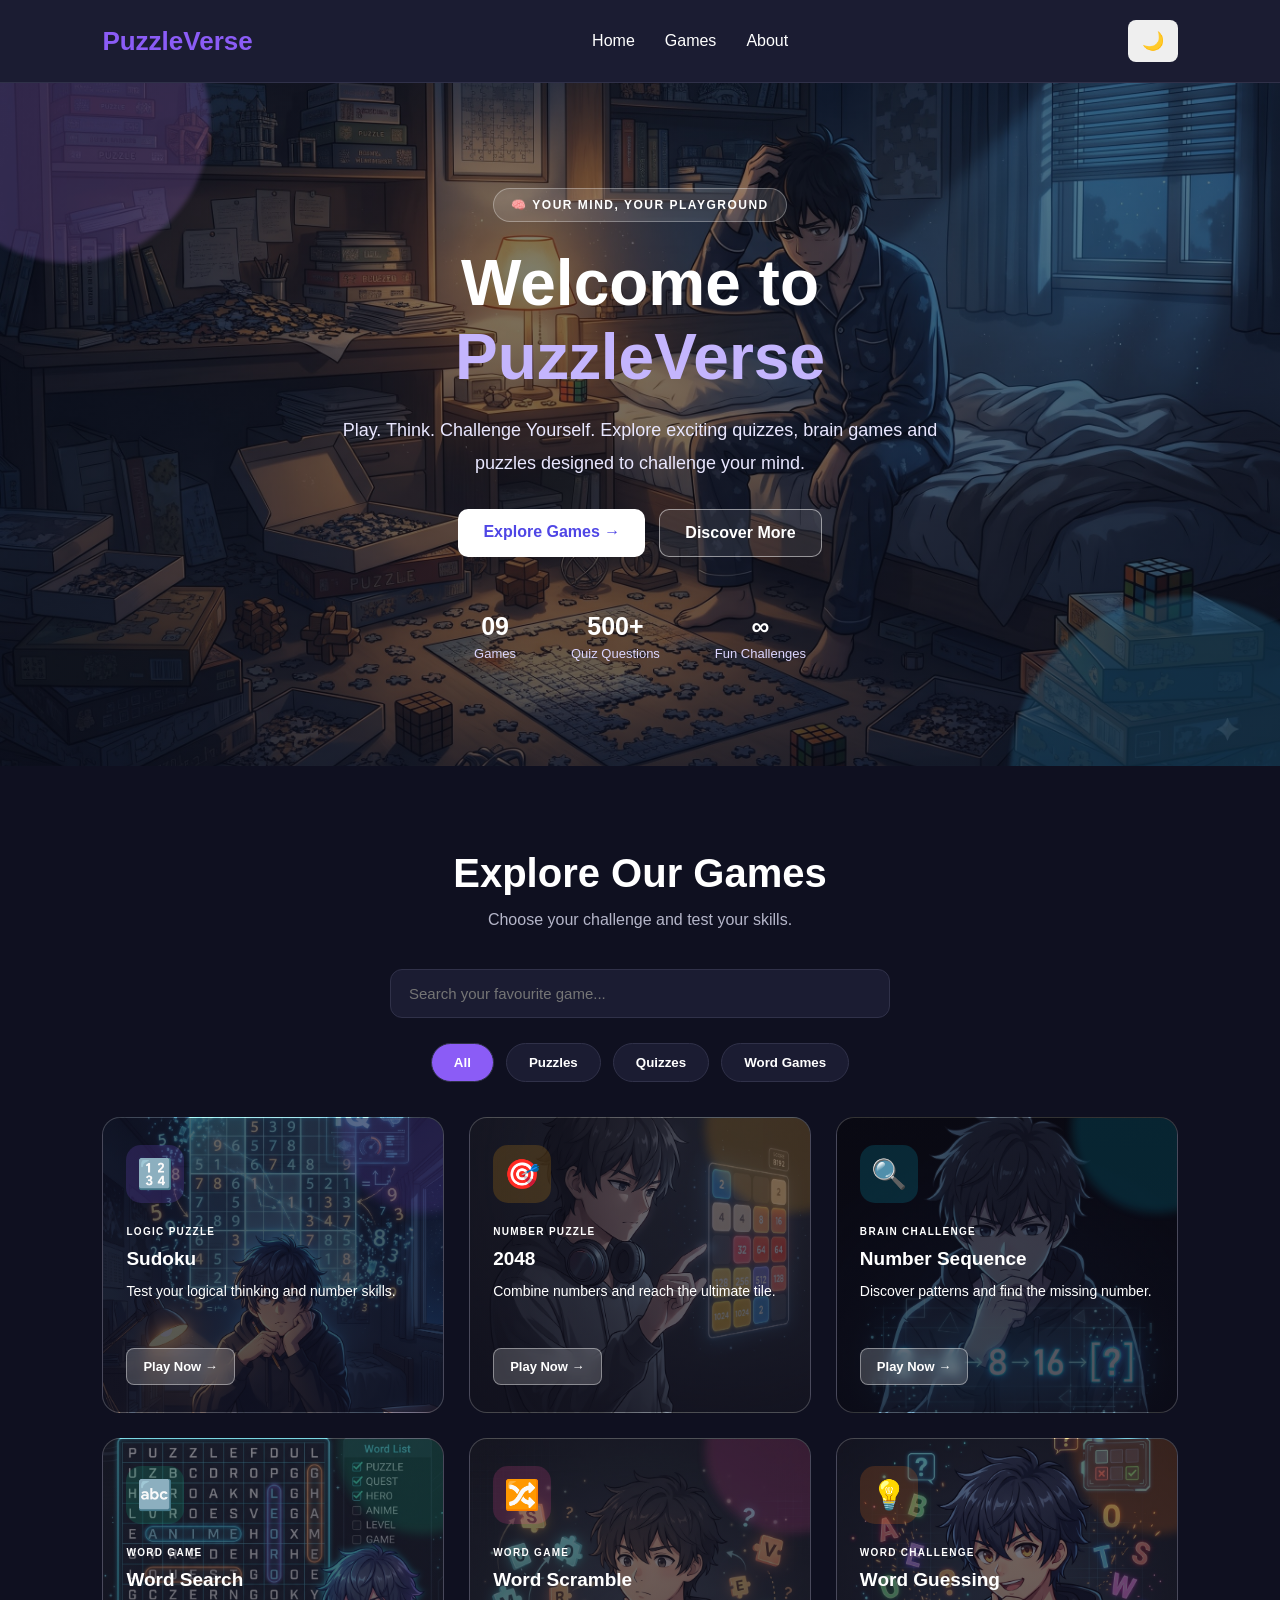
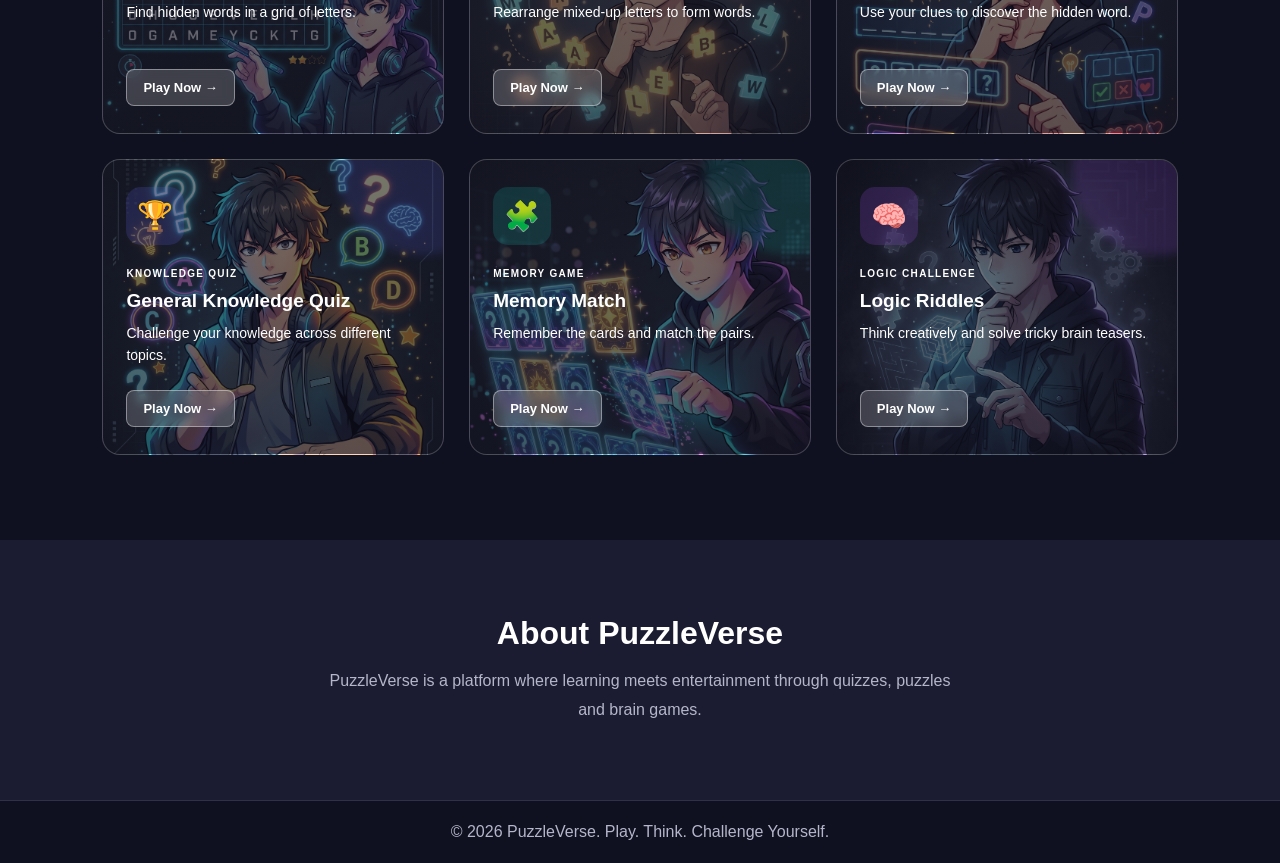
<file: index.html>
<!DOCTYPE html>
<html lang="en">
<head>
    <meta charset="UTF-8">
    <meta name="viewport" content="width=device-width, initial-scale=1.0">

    <title>PuzzleVerse | Play. Think. Challenge Yourself.</title>

    <link rel="stylesheet" href="style.css">
</head>

<body>

    <!-- Navigation Bar -->
    <header>
        <nav class="navbar">
            <div class="logo">PuzzleVerse</div>

            <ul class="nav-links">
                <li><a href="#home">Home</a></li>
                <li><a href="#games">Games</a></li>
                <li><a href="#about">About</a></li>
            </ul>

            <button id="theme-toggle">🌙</button>
        </nav>
    </header>

    <!-- Home Section -->
    <section id="home" class="hero">
    <div class="hero-content">

        <span class="hero-badge">🧠 YOUR MIND, YOUR PLAYGROUND</span>

        <h1>
            Welcome to <span>PuzzleVerse</span>
        </h1>

        <p>
            Play. Think. Challenge Yourself.
            Explore exciting quizzes, brain games and puzzles
            designed to challenge your mind.
        </p>

        <div class="hero-actions">
            <a href="#games" class="start-btn">Explore Games →</a>
            <a href="#about" class="hero-secondary-btn">Discover More</a>
        </div>

        <div class="hero-highlights">
            <div>
                <strong>09</strong>
                <span>Games</span>
            </div>
            <div>
                <strong>500+</strong>
                <span>Quiz Questions</span>
            </div>
            <div>
                <strong>∞</strong>
                <span>Fun Challenges</span>
            </div>
        </div>

    </div>
</section>

        
<!-- Games Section -->
<section id="games" class="games-section">

    <h2>Explore Our Games</h2>

    <p class="section-description">
        Choose your challenge and test your skills.
    </p>

    <!-- Search Bar -->
    <input
        type="text"
        id="game-search"
        placeholder="Search your favourite game..."
    >

    <!-- Category Filters -->
    <div class="category-filters">
        <button class="filter-btn active" data-category="all">All</button>
        <button class="filter-btn" data-category="puzzle">Puzzles</button>
        <button class="filter-btn" data-category="quiz">Quizzes</button>
        <button class="filter-btn" data-category="word">Word Games</button>
    </div>

    <!-- Games Container -->
   <div class="games-container">

    <div class="game-card game-sudoku" data-category="puzzle">
        <div class="game-icon">🔢</div>
        <span class="game-tag">LOGIC PUZZLE</span>
        <h3>Sudoku</h3>
        <p>Test your logical thinking and number skills.</p>
        <a href="sudoku.html" class="play-link">Play Now →</a>
    </div>

    <div class="game-card game-2048" data-category="puzzle">
        <div class="game-icon">🎯</div>
        <span class="game-tag">NUMBER PUZZLE</span>
        <h3>2048</h3>
        <p>Combine numbers and reach the ultimate tile.</p>
        <a href="2048.html" class="play-link">Play Now →</a>
    </div>

    <div class="game-card game-sequence" data-category="puzzle">
        <div class="game-icon">🔍</div>
        <span class="game-tag">BRAIN CHALLENGE</span>
        <h3>Number Sequence</h3>
        <p>Discover patterns and find the missing number.</p>
        <a href="number-sequence.html" class="play-link">Play Now →</a>
    </div>

    <div class="game-card game-word-search" data-category="word">
        <div class="game-icon">🔤</div>
        <span class="game-tag">WORD GAME</span>
        <h3>Word Search</h3>
        <p>Find hidden words in a grid of letters.</p>
        <a href="word-search.html" class="play-link">Play Now →</a>
    </div>

    <div class="game-card game-scramble" data-category="word">
        <div class="game-icon">🔀</div>
        <span class="game-tag">WORD GAME</span>
        <h3>Word Scramble</h3>
        <p>Rearrange mixed-up letters to form words.</p>
        <a href="word-scramble.html" class="play-link">Play Now →</a>
    </div>

    <div class="game-card game-guessing" data-category="word">
        <div class="game-icon">💡</div>
        <span class="game-tag">WORD CHALLENGE</span>
        <h3>Word Guessing</h3>
        <p>Use your clues to discover the hidden word.</p>
        <a href="word-guessing.html" class="play-link">Play Now →</a>
    </div>

    <div class="game-card game-quiz" data-category="quiz">
        <div class="game-icon">🏆</div>
        <span class="game-tag">KNOWLEDGE QUIZ</span>
        <h3>General Knowledge Quiz</h3>
        <p>Challenge your knowledge across different topics.</p>
        <a href="quiz.html" class="play-link">Play Now →</a>
    </div>

    <div class="game-card game-memory" data-category="puzzle">
        <div class="game-icon">🧩</div>
        <span class="game-tag">MEMORY GAME</span>
        <h3>Memory Match</h3>
        <p>Remember the cards and match the pairs.</p>
        <a href="memory-match.html" class="play-link">Play Now →</a>
    </div>

    <div class="game-card game-riddles" data-category="puzzle">
        <div class="game-icon">🧠</div>
        <span class="game-tag">LOGIC CHALLENGE</span>
        <h3>Logic Riddles</h3>
        <p>Think creatively and solve tricky brain teasers.</p>
        <a href="logic-riddles.html" class="play-link">Play Now →</a>
    </div>

</div>
    <p id="no-results" hidden>No games found.</p>

</section>
        <!-- About Section -->
        <section id="about" class="about-section">
            <h2>About PuzzleVerse</h2>

            <p>
                PuzzleVerse is a platform where learning
                meets entertainment through quizzes,
                puzzles and brain games.
            </p>
        </section>

    </main>

    <!-- Footer -->
    <footer>
        <p>© 2026 PuzzleVerse. Play. Think. Challenge Yourself.</p>
    </footer>

    <script src="script.js"></script>

</body>
</html>
</file>
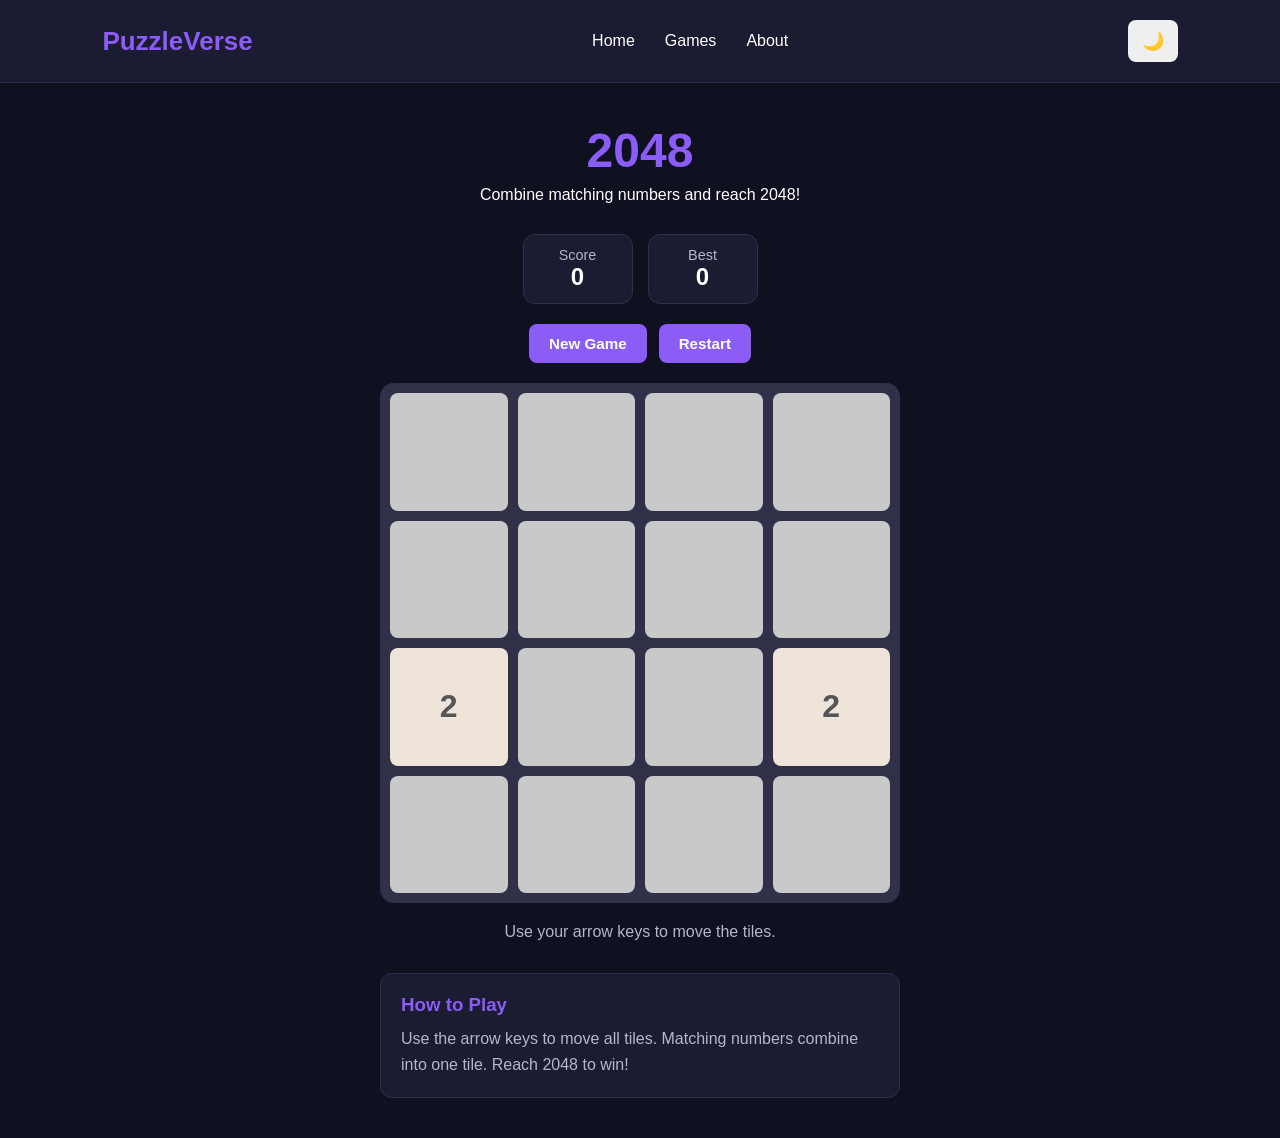
<file: 2048.html>
<!DOCTYPE html>
<html lang="en">
<head>
    <meta charset="UTF-8">
    <meta name="viewport" content="width=device-width, initial-scale=1.0">
    <title>2048 | PuzzleVerse</title>
    <link rel="stylesheet" href="style.css">
</head>
<body>

    <nav class="navbar">
        <div class="logo">PuzzleVerse</div>

        <div class="nav-links">
            <a href="index.html">Home</a>
            <a href="index.html#games">Games</a>
            <a href="index.html#about">About</a>
        </div>

        <button id="theme-toggle">🌙</button>
    </nav>

    <main class="game-page">
        <div class="game-container">

            <h1>2048</h1>
            <p class="game-subtitle">
                Combine matching numbers and reach 2048!
            </p>

            <div class="game-score-container">
                <div class="score-box">
                    <span>Score</span>
                    <strong id="score">0</strong>
                </div>

                <div class="score-box">
                    <span>Best</span>
                    <strong id="best-score">0</strong>
                </div>
            </div>

            <div class="game-controls">
                <button id="new-game">New Game</button>
                <button id="restart-game">Restart</button>
            </div>

            <div id="game-board" class="game-board">
                <!-- 2048 tiles will be created using JavaScript -->
            </div>

            <p id="game-message" class="game-message">
                Use your arrow keys to move the tiles.
            </p>

            <div class="game-instructions">
                <h3>How to Play</h3>
                <p>
                    Use the arrow keys to move all tiles.
                    Matching numbers combine into one tile.
                    Reach 2048 to win!
                </p>
            </div>

        </div>
    </main>

    <script src="script.js"></script>
    <script src="games/2048.js"></script>

</body>
</html>
</file>
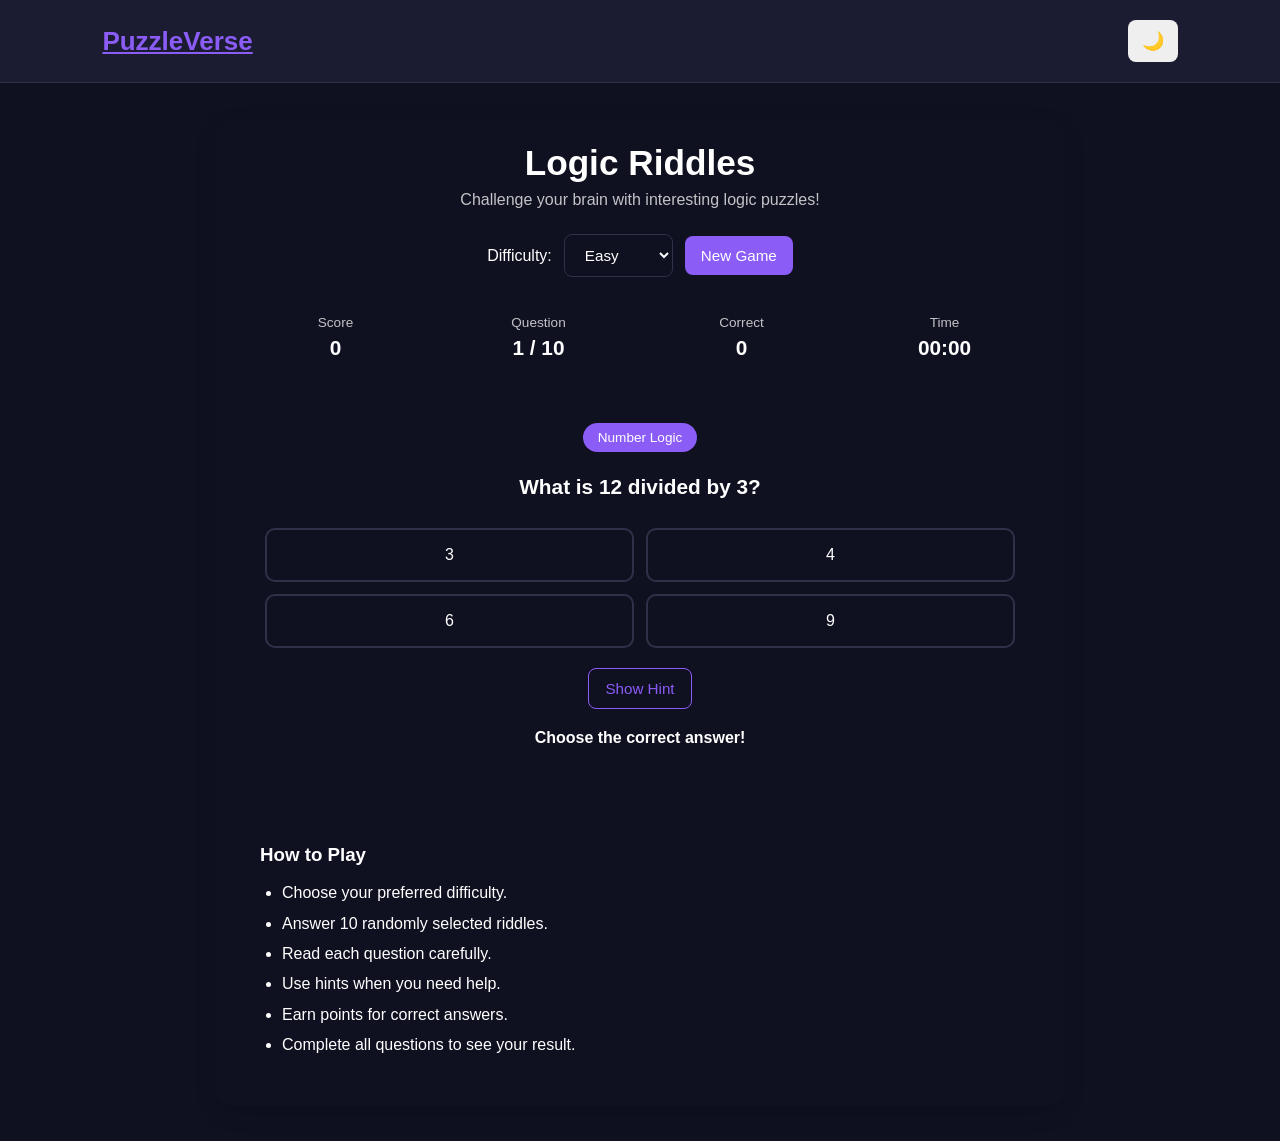
<file: logic-riddles.html>
<!DOCTYPE html>
<html lang="en">
<head>
    <meta charset="UTF-8">
    <meta name="viewport" content="width=device-width, initial-scale=1.0">
    <title>Logic Riddles | PuzzleVerse</title>
    <link rel="stylesheet" href="style.css">
</head>
<body>

    <nav class="navbar">
        <a href="index.html" class="logo">PuzzleVerse</a>
        <button id="theme-toggle" class="theme-toggle">🌙</button>
    </nav>

    <main class="riddles-page">
        <div class="riddles-container">

            <h1>Logic Riddles</h1>
            <p class="riddles-subtitle">
                Challenge your brain with interesting logic puzzles!
            </p>

            <!-- Difficulty Settings -->
            <div class="riddles-settings">
                <label for="riddle-difficulty">Difficulty:</label>

                <select id="riddle-difficulty">
                    <option value="easy">Easy</option>
                    <option value="medium">Medium</option>
                    <option value="hard">Hard</option>
                </select>

                <button id="riddle-new-game">New Game</button>
            </div>

            <!-- Game Statistics -->
            <div class="riddles-info">

                <div class="riddle-stat">
                    <span>Score</span>
                    <strong id="riddle-score">0</strong>
                </div>

                <div class="riddle-stat">
                    <span>Question</span>
                    <strong id="riddle-progress">0 / 10</strong>
                </div>

                <div class="riddle-stat">
                    <span>Correct</span>
                    <strong id="riddle-correct">0</strong>
                </div>

                <div class="riddle-stat">
                    <span>Time</span>
                    <strong id="riddle-timer">00:00</strong>
                </div>

            </div>

            <!-- Riddle Game -->
            <section id="riddle-game" class="riddle-game">

                <div class="riddle-category">
                    <span id="riddle-category">General Logic</span>
                </div>

                <h2 id="riddle-question">
                    Your riddle will appear here.
                </h2>

                <div id="riddle-options" class="riddle-options">
                    <!-- Options generated using JavaScript -->
                </div>

                <div class="riddle-hint-area">
                    <button id="riddle-hint-button">
                        Show Hint
                    </button>

                    <p id="riddle-hint" hidden></p>
                </div>

                <p id="riddle-message" class="riddle-message">
                    Choose the correct answer!
                </p>

                <button id="riddle-next-button" hidden>
                    Next Question
                </button>

            </section>

            <!-- Result Section -->
            <section id="riddle-result" class="riddle-result" hidden>

                <h2>Challenge Completed!</h2>

                <p id="riddle-final-score"></p>
                <p id="riddle-final-message"></p>

                <button id="riddle-play-again">
                    Play Again
                </button>

            </section>

            <!-- Instructions -->
            <div class="riddles-instructions">

                <h3>How to Play</h3>

                <ul>
                    <li>Choose your preferred difficulty.</li>
                    <li>Answer 10 randomly selected riddles.</li>
                    <li>Read each question carefully.</li>
                    <li>Use hints when you need help.</li>
                    <li>Earn points for correct answers.</li>
                    <li>Complete all questions to see your result.</li>
                </ul>

            </div>

        </div>
    </main>

    <script src="script.js"></script>
    <script src="games/logic-riddles.js"></script>

</body>
</html>
</file>
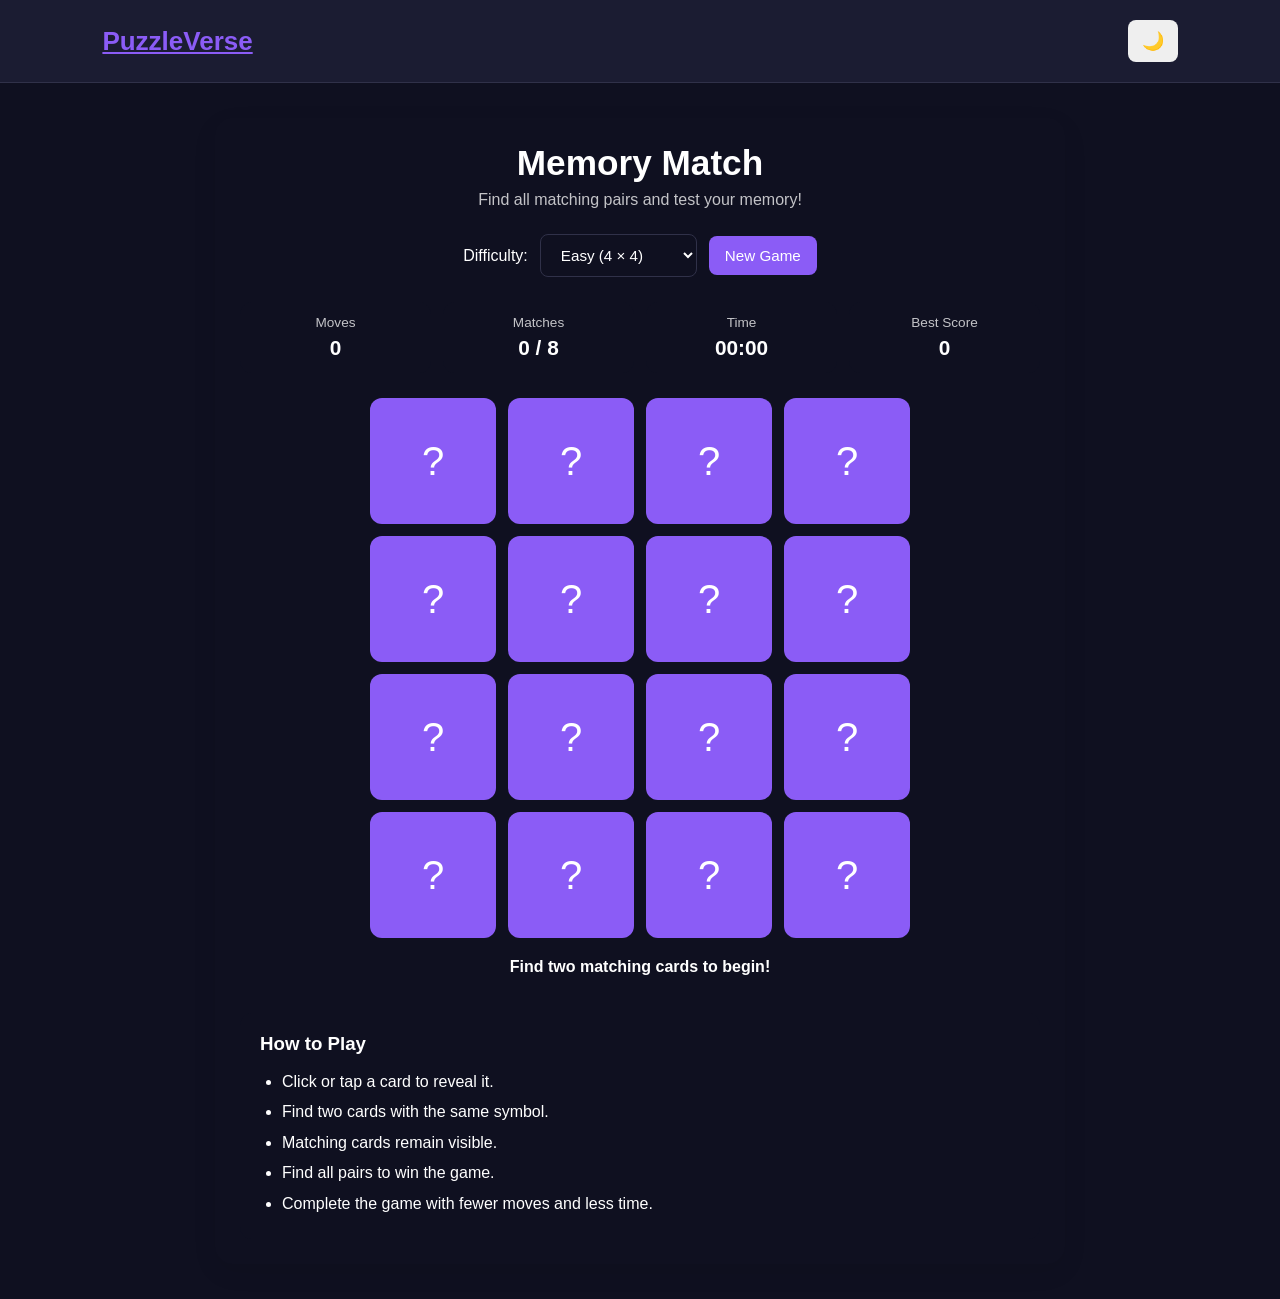
<file: memory-match.html>
<!DOCTYPE html>
<html lang="en">
<head>
    <meta charset="UTF-8">
    <meta name="viewport" content="width=device-width, initial-scale=1.0">
    <title>Memory Match | PuzzleVerse</title>
    <link rel="stylesheet" href="style.css">
</head>
<body>

    <nav class="navbar">
        <a href="index.html" class="logo">PuzzleVerse</a>
        <button id="theme-toggle" class="theme-toggle">🌙</button>
    </nav>

    <main class="memory-page">
        <div class="memory-container">

            <h1>Memory Match</h1>
            <p class="memory-subtitle">
                Find all matching pairs and test your memory!
            </p>

            <div class="memory-settings">
                <label for="memory-difficulty">Difficulty:</label>
                <select id="memory-difficulty">
                    <option value="easy">Easy (4 × 4)</option>
                    <option value="medium">Medium (4 × 5)</option>
                    <option value="hard">Hard (6 × 6)</option>
                </select>

                <button id="memory-new-game">New Game</button>
            </div>

            <div class="memory-info">
                <div class="memory-stat">
                    <span>Moves</span>
                    <strong id="memory-moves">0</strong>
                </div>

                <div class="memory-stat">
                    <span>Matches</span>
                    <strong id="memory-matches">0</strong>
                </div>

                <div class="memory-stat">
                    <span>Time</span>
                    <strong id="memory-timer">00:00</strong>
                </div>

                <div class="memory-stat">
                    <span>Best Score</span>
                    <strong id="memory-best-score">0</strong>
                </div>
            </div>

            <div id="memory-grid" class="memory-grid"></div>

            <p id="memory-message" class="memory-message">
                Find two matching cards to begin!
            </p>

            <section id="memory-result" class="memory-result" hidden>
                <h2>Congratulations!</h2>
                <p id="memory-final-message"></p>
                <button id="memory-play-again">Play Again</button>
            </section>

            <div class="memory-instructions">
                <h3>How to Play</h3>
                <ul>
                    <li>Click or tap a card to reveal it.</li>
                    <li>Find two cards with the same symbol.</li>
                    <li>Matching cards remain visible.</li>
                    <li>Find all pairs to win the game.</li>
                    <li>Complete the game with fewer moves and less time.</li>
                </ul>
            </div>

        </div>
    </main>

    <script src="script.js"></script>
    <script src="games/memory-match.js"></script>

</body>
</html>
</file>
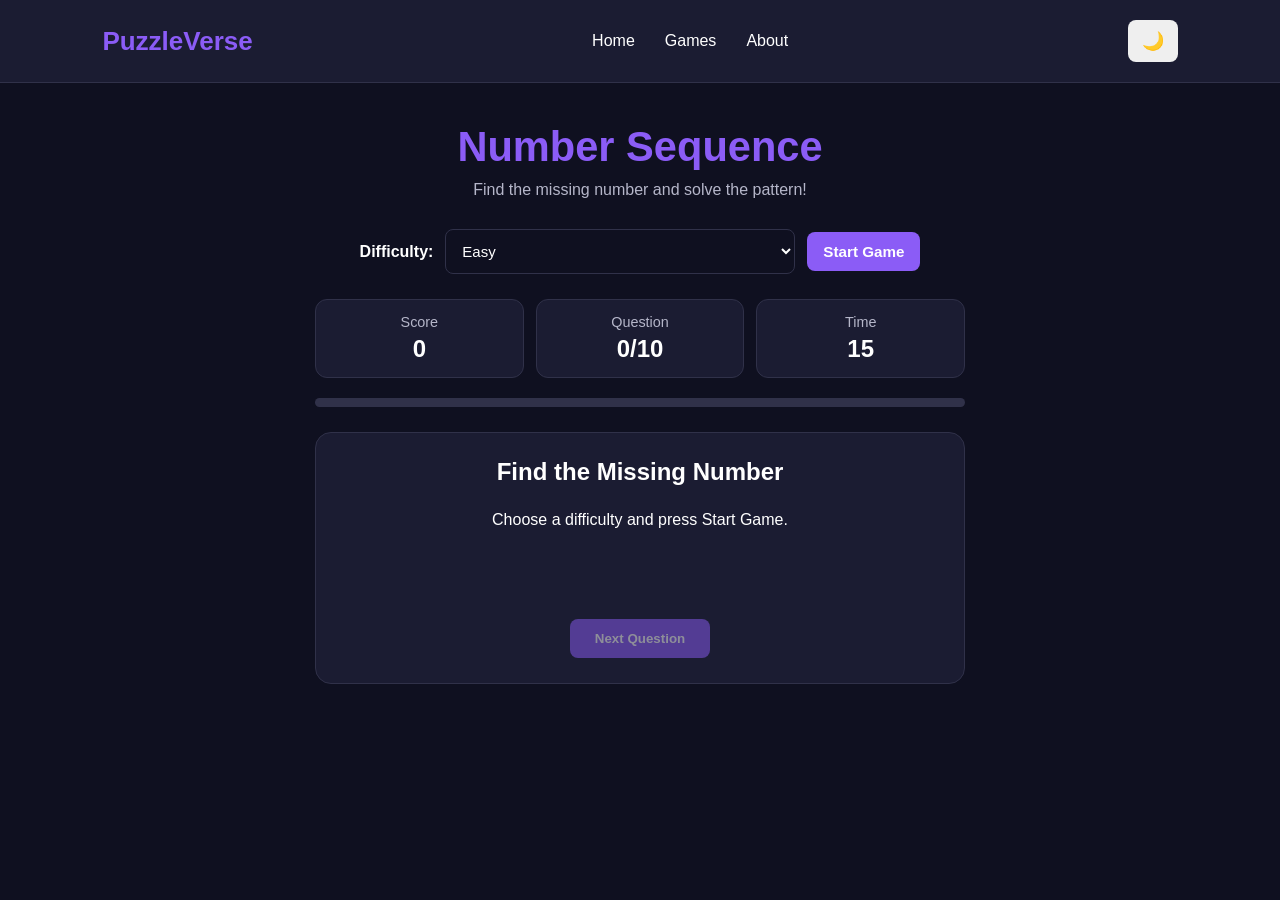
<file: number-sequence.html>
<!DOCTYPE html>
<html lang="en">
<head>
    <meta charset="UTF-8">
    <meta name="viewport" content="width=device-width, initial-scale=1.0">
    <title>Number Sequence | PuzzleVerse</title>
    <link rel="stylesheet" href="style.css">
</head>
<body>

    <nav class="navbar">
        <div class="logo">PuzzleVerse</div>

        <div class="nav-links">
            <a href="index.html">Home</a>
            <a href="index.html#games">Games</a>
            <a href="index.html#about">About</a>
        </div>

        <button id="theme-toggle">🌙</button>
    </nav>

    <main class="sequence-page">
        <div class="sequence-container">

            <h1>Number Sequence</h1>

            <p class="sequence-subtitle">
                Find the missing number and solve the pattern!
            </p>

            <!-- Difficulty -->
            <div class="sequence-settings">
                <label for="difficulty">Difficulty:</label>

                <select id="difficulty">
                    <option value="easy">Easy</option>
                    <option value="medium">Medium</option>
                    <option value="hard">Hard</option>
                </select>

                <button id="start-game">Start Game</button>
            </div>

            <!-- Game Information -->
            <div class="sequence-info">
                <div class="sequence-info-box">
                    <span>Score</span>
                    <strong id="sequence-score">0</strong>
                </div>

                <div class="sequence-info-box">
                    <span>Question</span>
                    <strong id="question-number">0/10</strong>
                </div>

                <div class="sequence-info-box">
                    <span>Time</span>
                    <strong id="sequence-timer">15</strong>
                </div>
            </div>

            <!-- Progress Bar -->
            <div class="sequence-progress">
                <div id="progress-bar"></div>
            </div>

            <!-- Question Area -->
            <section id="sequence-game" class="sequence-game">

                <h2>Find the Missing Number</h2>

                <div id="number-sequence" class="number-sequence">
                    Start the game to begin!
                </div>

                <div id="sequence-options" class="sequence-options">
                    <!-- Options generated by JavaScript -->
                </div>

                <p id="sequence-message"></p>

                <button id="next-question" disabled>
                    Next Question
                </button>

            </section>

            <!-- Result Screen -->
            <section id="sequence-result" class="sequence-result">

                <h2>Quiz Completed!</h2>

                <p>Your Final Score</p>

                <strong id="final-score">0/10</strong>

                <p id="result-message"></p>

                <button id="play-again">
                    Play Again
                </button>

            </section>

        </div>
    </main>

    <script src="script.js"></script>
    <script src="games/number-sequence.js"></script>

</body>
</html>
</file>
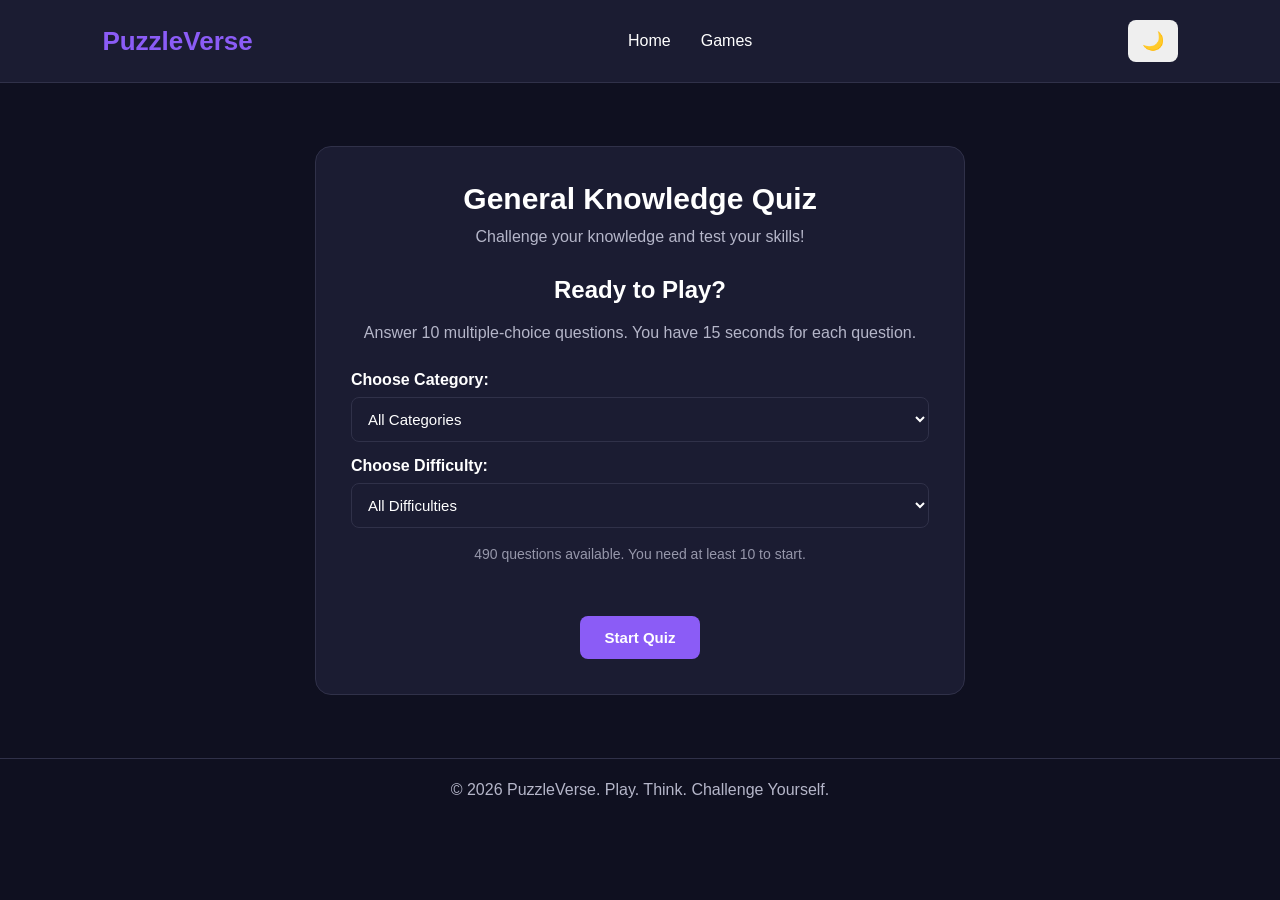
<file: quiz.html>
<!DOCTYPE html>
<html lang="en">
<head>
    <meta charset="UTF-8">
    <meta name="viewport" content="width=device-width, initial-scale=1.0">

    <title>General Knowledge Quiz | PuzzleVerse</title>

    <link rel="stylesheet" href="style.css">
</head>

<body>

    <!-- Navigation -->
    <header>
        <nav class="navbar">
            <div class="logo">PuzzleVerse</div>

            <ul class="nav-links">
                <li><a href="index.html">Home</a></li>
                <li><a href="index.html#games">Games</a></li>
            </ul>

            <button id="theme-toggle">🌙</button>
        </nav>
    </header>

    <!-- Quiz Section -->
    <main class="quiz-page">

        <section class="quiz-container">

            <h1>General Knowledge Quiz</h1>

            <p class="quiz-subtitle">
                Challenge your knowledge and test your skills!
            </p>

            <!-- Welcome Screen -->
            <div id="welcome-screen">

                <h2>Ready to Play?</h2>

                <p>
                    Answer 10 multiple-choice questions.
                    You have 15 seconds for each question.
                </p>
                <!-- Quiz Filters -->
            <div class="quiz-filters">

                <div class="filter-group">
                    <label for="category-filter">Choose Category:</label>
                    <select id="category-filter">
                        <option value="all">All Categories</option>
                    </select>
                </div>

                <div class="filter-group">
                    <label for="difficulty-filter">Choose Difficulty:</label>
                    <select id="difficulty-filter">
                        <option value="all">All Difficulties</option>
                        <option value="Easy">Easy</option>
                        <option value="Medium">Medium</option>
                        <option value="Hard">Hard</option>
                    </select>
                </div>

                <p id="filter-count"></p>

            </div>

                <button id="start-btn" class="quiz-btn">
                    Start Quiz
                </button>

            </div>

            <!-- Quiz Screen -->
            <div id="quiz-screen" hidden>

                <div class="quiz-info">
                    <span id="question-number">Question 1/10</span>
                    <span id="timer">Time: 15s</span>
                </div>

                <div class="progress-container">
                    <div id="progress-bar"></div>
                </div>

                <h2 id="question-text"></h2>

                <div id="options-container"></div>

                <p id="feedback"></p>

                <button id="next-btn" class="quiz-btn" hidden>
                    Next Question
                </button>

            </div>

            <!-- Result Screen -->
            <div id="result-screen" hidden>

                <h2>Quiz Completed!</h2>

                <p id="final-score"></p>

                <p id="result-message"></p>

                <button id="restart-btn" class="quiz-btn">
                    Restart Quiz
                </button>

                <br><br>

                <a href="index.html" class="back-link">
                    Back to Dashboard
                </a>

            </div>

        </section>

    </main>

    <footer>
        <p>© 2026 PuzzleVerse. Play. Think. Challenge Yourself.</p>
    </footer>

    <script src="script.js"></script>
    <script src="games/quiz.js"></script>

</body>
</html>
</file>
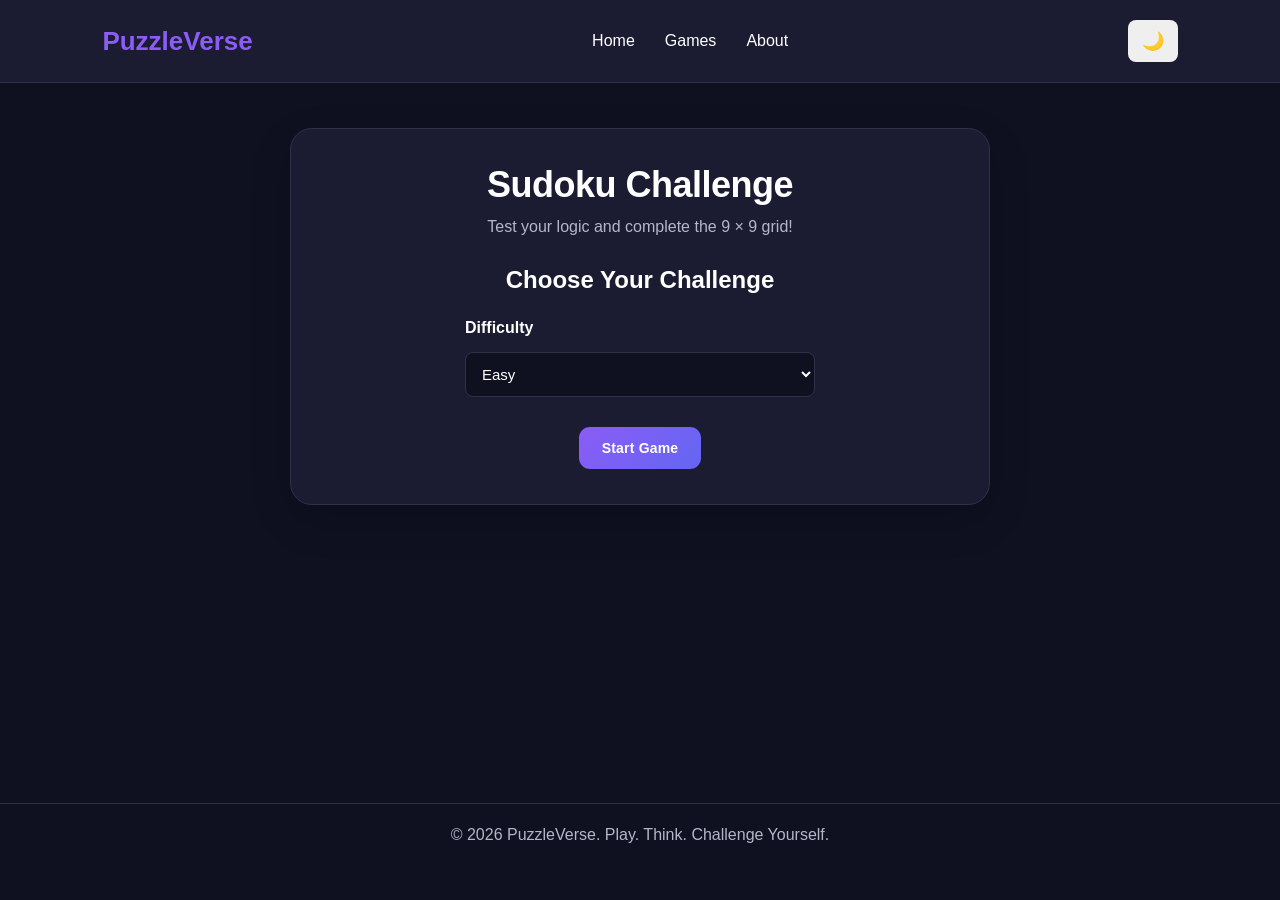
<file: sudoku.html>
<!DOCTYPE html>
<html lang="en">
<head>
    <meta charset="UTF-8">
    <meta name="viewport" content="width=device-width, initial-scale=1.0">

    <title>PuzzleVerse | Sudoku</title>

    <link rel="stylesheet" href="style.css">
</head>

<body>

    <!-- Navigation -->
    <header>
        <nav class="navbar">
            <div class="logo">PuzzleVerse</div>

            <ul class="nav-links">
                <li><a href="index.html">Home</a></li>
                <li><a href="index.html#games">Games</a></li>
                <li><a href="index.html#about">About</a></li>
            </ul>

            <button id="theme-toggle">🌙</button>
        </nav>
    </header>

    <main class="sudoku-page">

        <section class="sudoku-container">

            <h1>Sudoku Challenge</h1>

            <p class="sudoku-subtitle">
                Test your logic and complete the 9 × 9 grid!
            </p>

            <!-- Game Settings -->
            <div id="sudoku-settings">

                <h2>Choose Your Challenge</h2>

                <label for="difficulty">Difficulty</label>

                <select id="difficulty">
                    <option value="easy">Easy</option>
                    <option value="medium">Medium</option>
                    <option value="hard">Hard</option>
                </select>

                <button id="start-sudoku" class="sudoku-btn">
                    Start Game
                </button>

            </div>

            <!-- Game Information -->
            <div id="sudoku-game" hidden>

                <div class="sudoku-info">

                    <p>⏱ Time: <span id="sudoku-timer">00:00</span></p>

                    <p>
                        ❌ Mistakes:
                        <span id="mistake-count">0</span>
                    </p>

                </div>

                <!-- Sudoku Board -->
                <div id="sudoku-board"></div>

                <!-- Number Buttons -->
                <div id="number-buttons">

                    <button data-number="1">1</button>
                    <button data-number="2">2</button>
                    <button data-number="3">3</button>
                    <button data-number="4">4</button>
                    <button data-number="5">5</button>
                    <button data-number="6">6</button>
                    <button data-number="7">7</button>
                    <button data-number="8">8</button>
                    <button data-number="9">9</button>

                    <button data-number="0">Erase</button>

                </div>

                <!-- Game Controls -->
                <div class="sudoku-controls">

                    <button id="check-sudoku" class="sudoku-btn">
                        Check
                    </button>

                    <button id="hint-sudoku" class="sudoku-btn">
                        Hint
                    </button>

                    <button id="restart-sudoku" class="sudoku-btn">
                        Restart
                    </button>

                    <button id="new-sudoku" class="sudoku-btn">
                        New Game
                    </button>

                </div>

                <p id="sudoku-message"></p>

            </div>

            <!-- Result Screen -->
            <div id="sudoku-result" hidden>

                <h2 id="result-title">Congratulations!</h2>

                <p id="result-message"></p>

                <button id="play-again" class="sudoku-btn">
                    Play Again
                </button>

                <a href="index.html" class="back-link">
                    Back to Games
                </a>

            </div>

        </section>

    </main>

    <footer>
        <p>© 2026 PuzzleVerse. Play. Think. Challenge Yourself.</p>
    </footer>

    <script src="script.js"></script>
    <script src="games/sudoku.js"></script>

</body>
</html>
</file>
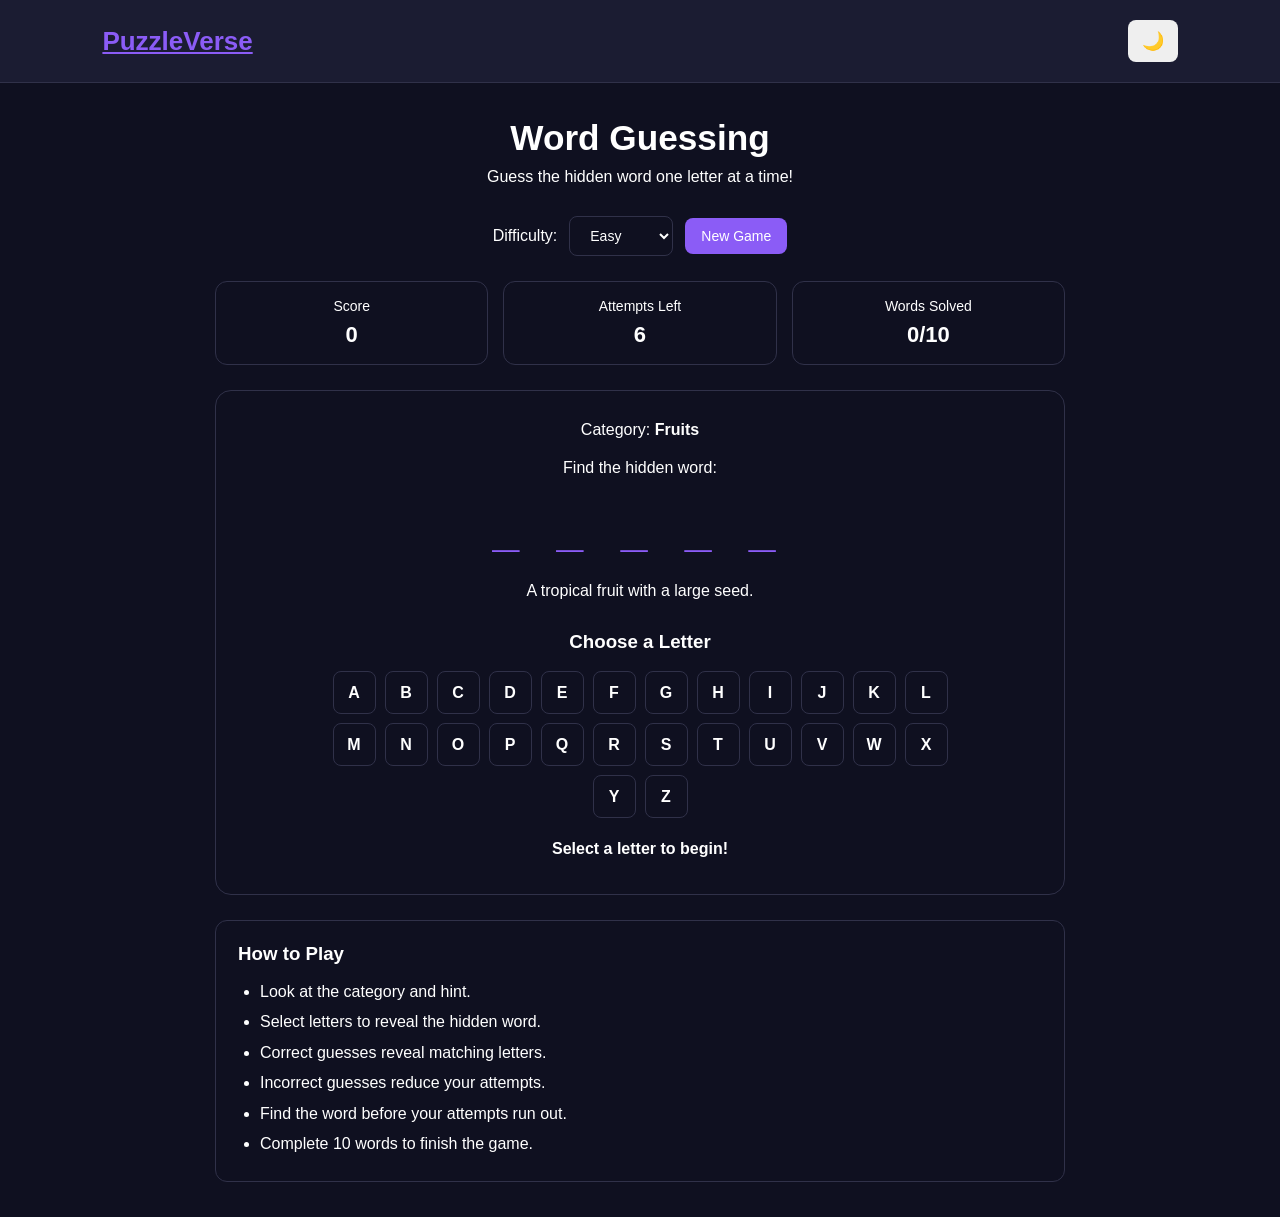
<file: word-guessing.html>
<!DOCTYPE html>
<html lang="en">
<head>
    <meta charset="UTF-8">
    <meta name="viewport" content="width=device-width, initial-scale=1.0">
    <title>Word Guessing | PuzzleVerse</title>
    <link rel="stylesheet" href="style.css">
</head>
<body>

    <nav class="navbar">
        <a href="index.html" class="logo">PuzzleVerse</a>

        <div class="nav-actions">
            <button id="theme-toggle" class="theme-toggle">
                Toggle Theme
            </button>
        </div>
    </nav>

    <main class="word-guess-page">

        <div class="word-guess-container">

            <h1>Word Guessing</h1>
            <p class="game-subtitle">
                Guess the hidden word one letter at a time!
            </p>

            <div class="word-guess-settings">

                <label for="guess-difficulty">Difficulty:</label>

                <select id="guess-difficulty">
                    <option value="easy">Easy</option>
                    <option value="medium">Medium</option>
                    <option value="hard">Hard</option>
                </select>

                <button id="new-guess-game">New Game</button>

            </div>

            <div class="word-guess-info">

                <div class="word-guess-info-card">
                    <span>Score</span>
                    <strong id="guess-score">0</strong>
                </div>

                <div class="word-guess-info-card">
                    <span>Attempts Left</span>
                    <strong id="guess-attempts">6</strong>
                </div>

                <div class="word-guess-info-card">
                    <span>Words Solved</span>
                    <strong id="guess-progress">0/10</strong>
                </div>

            </div>

            <section class="word-guess-game">

                <p class="guess-category">
                    Category: <strong id="guess-category">Animals</strong>
                </p>

                <p class="guess-instruction">
                    Find the hidden word:
                </p>

                <div id="guess-word" class="guess-word">
                    _ _ _ _ _
                </div>

                <p id="guess-hint" class="guess-hint">
                    Your hint will appear here.
                </p>

                <h3>Choose a Letter</h3>

                <div id="guess-keyboard" class="guess-keyboard">
                </div>

                <p id="guess-message" class="guess-message">
                    Select a letter to begin!
                </p>

                <button id="next-guess-word" hidden>
                    Next Word
                </button>

            </section>

            <section class="guess-result" id="guess-result" hidden>

                <h2>Game Completed!</h2>

                <p>Your final score:</p>

                <strong id="guess-final-score">0</strong>

                <p id="guess-final-message"></p>

                <button id="guess-play-again">
                    Play Again
                </button>

            </section>

            <div class="guess-instructions">
                <h3>How to Play</h3>

                <ul>
                    <li>Look at the category and hint.</li>
                    <li>Select letters to reveal the hidden word.</li>
                    <li>Correct guesses reveal matching letters.</li>
                    <li>Incorrect guesses reduce your attempts.</li>
                    <li>Find the word before your attempts run out.</li>
                    <li>Complete 10 words to finish the game.</li>
                </ul>
            </div>

        </div>

    </main>

    <script src="script.js"></script>
    <script src="games/word-guessing.js"></script>

</body>
</html>
</file>
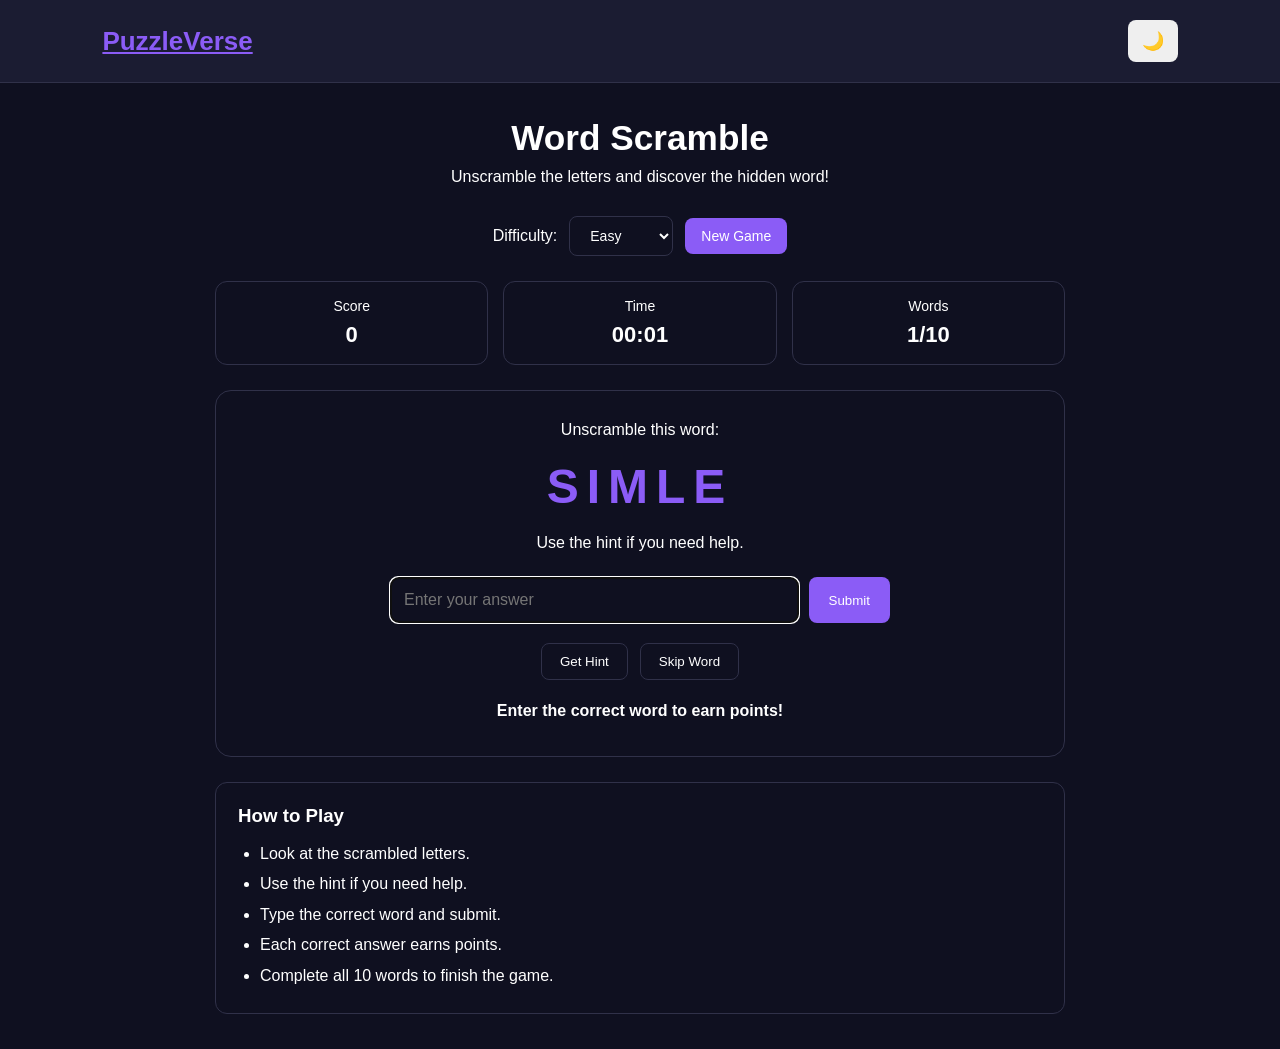
<file: word-scramble.html>
<!DOCTYPE html>
<html lang="en">
<head>
    <meta charset="UTF-8">
    <meta name="viewport" content="width=device-width, initial-scale=1.0">
    <title>Word Scramble | PuzzleVerse</title>
    <link rel="stylesheet" href="style.css">
</head>
<body>

    <nav class="navbar">
        <a href="index.html" class="logo">PuzzleVerse</a>

        <div class="nav-actions">
            <button id="theme-toggle" class="theme-toggle">
                Toggle Theme
            </button>
        </div>
    </nav>

    <main class="word-scramble-page">

        <div class="word-scramble-container">

            <h1>Word Scramble</h1>
            <p class="game-subtitle">
                Unscramble the letters and discover the hidden word!
            </p>

            <div class="scramble-settings">
                <label for="scramble-difficulty">Difficulty:</label>

                <select id="scramble-difficulty">
                    <option value="easy">Easy</option>
                    <option value="medium">Medium</option>
                    <option value="hard">Hard</option>
                </select>

                <button id="new-scramble-game">
                    New Game
                </button>
            </div>

            <div class="scramble-info">

                <div class="scramble-info-card">
                    <span>Score</span>
                    <strong id="scramble-score">0</strong>
                </div>

                <div class="scramble-info-card">
                    <span>Time</span>
                    <strong id="scramble-timer">00:00</strong>
                </div>

                <div class="scramble-info-card">
                    <span>Words</span>
                    <strong id="scramble-progress">0/10</strong>
                </div>

            </div>

            <section class="scramble-game">

                <p class="scramble-label">Unscramble this word:</p>

                <h2 id="scrambled-word">--------</h2>

                <p id="scramble-hint">
                    Your hint will appear here.
                </p>

                <div class="scramble-input-area">

                    <input
                        type="text"
                        id="scramble-answer"
                        placeholder="Enter your answer"
                        autocomplete="off"
                        maxlength="15"
                    >

                    <button id="check-scramble-answer">
                        Submit
                    </button>

                </div>

                <div class="scramble-actions">
                    <button id="scramble-hint-button">
                        Get Hint
                    </button>

                    <button id="skip-scramble-word">
                        Skip Word
                    </button>
                </div>

                <p id="scramble-message">
                    Enter the correct word to earn points!
                </p>

            </section>

            <section class="scramble-result" id="scramble-result" hidden>

                <h2>Game Completed!</h2>

                <p>Your final score:</p>

                <strong id="scramble-final-score">0</strong>

                <p id="scramble-final-message"></p>

                <button id="scramble-play-again">
                    Play Again
                </button>

            </section>

            <div class="scramble-instructions">
                <h3>How to Play</h3>

                <ul>
                    <li>Look at the scrambled letters.</li>
                    <li>Use the hint if you need help.</li>
                    <li>Type the correct word and submit.</li>
                    <li>Each correct answer earns points.</li>
                    <li>Complete all 10 words to finish the game.</li>
                </ul>
            </div>

        </div>

    </main>

    <script src="script.js"></script>
    <script src="games/word-scramble.js"></script>

</body>
</html>
</file>
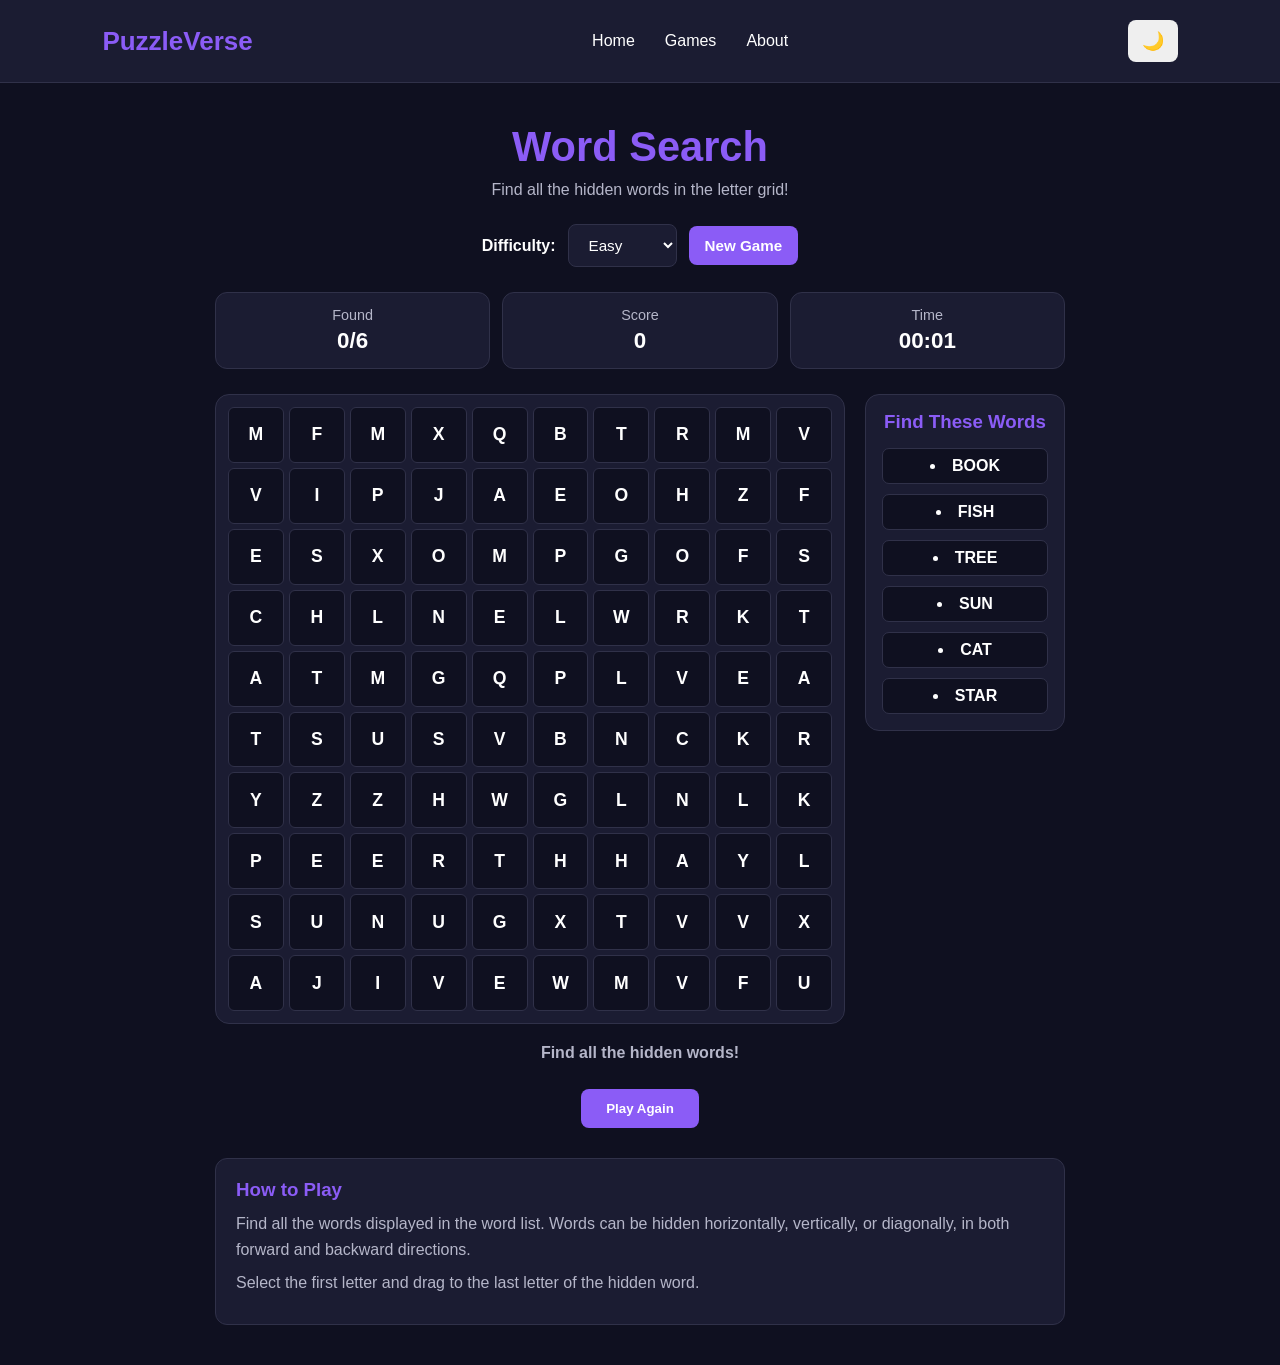
<file: word-search.html>
<!DOCTYPE html>
<html lang="en">
<head>
    <meta charset="UTF-8">
    <meta name="viewport" content="width=device-width, initial-scale=1.0">
    <title>Word Search | PuzzleVerse</title>
    <link rel="stylesheet" href="style.css">
</head>
<body>

    <nav class="navbar">
        <div class="logo">PuzzleVerse</div>

        <div class="nav-links">
            <a href="index.html">Home</a>
            <a href="index.html#games">Games</a>
            <a href="index.html#about">About</a>
        </div>

        <button id="theme-toggle">🌙</button>
    </nav>

    <main class="word-search-page">

        <div class="word-search-container">

            <h1>Word Search</h1>

            <p class="word-search-subtitle">
                Find all the hidden words in the letter grid!
            </p>

            <!-- Game Settings -->

            <div class="word-search-settings">

                <label for="word-difficulty">Difficulty:</label>

                <select id="word-difficulty">
                    <option value="easy">Easy</option>
                    <option value="medium">Medium</option>
                    <option value="hard">Hard</option>
                </select>

                <button id="start-word-game">
                    New Game
                </button>

            </div>

            <!-- Game Information -->

            <div class="word-search-info">

                <div class="word-info-box">
                    <span>Found</span>
                    <strong id="found-count">0/0</strong>
                </div>

                <div class="word-info-box">
                    <span>Score</span>
                    <strong id="word-score">0</strong>
                </div>

                <div class="word-info-box">
                    <span>Time</span>
                    <strong id="word-timer">00:00</strong>
                </div>

            </div>

            <!-- Main Game -->

            <div class="word-search-layout">

                <!-- Letter Grid -->

                <div id="word-grid" class="word-grid">
                    Start a new game to begin!
                </div>

                <!-- Word List -->

                <div class="word-list-container">

                    <h3>Find These Words</h3>

                    <div id="word-list" class="word-list">
                        <!-- Words generated by JavaScript -->
                    </div>

                </div>

            </div>

            <p id="word-message" class="word-message">
                Select letters to find hidden words.
            </p>

            <button id="word-play-again">
                Play Again
            </button>

            <!-- Instructions -->

            <div class="word-instructions">

                <h3>How to Play</h3>

                <p>
                    Find all the words displayed in the word list.
                    Words can be hidden horizontally, vertically,
                    or diagonally, in both forward and backward directions.
                </p>

                <p>
                    Select the first letter and drag to the last
                    letter of the hidden word.
                </p>

            </div>

        </div>

    </main>

    <script src="script.js"></script>
    <script src="games/word-search.js"></script>

</body>
</html>
</file>
<file: style.css>
/* General Reset */
* {
    margin: 0;
    padding: 0;
    box-sizing: border-box;
}

/* Theme Variables */
:root {
    --bg-color: #0f1020;
    --card-color: #1b1c32;
    --text-color: #ffffff;
    --secondary-color: #b5b6c9;
    --primary-color: #8b5cf6;
    --border-color: #303149;
}

body {
    font-family: Arial, sans-serif;
    background-color: var(--bg-color);
    color: var(--text-color);
    transition: 0.3s ease;
}

/* Navigation */
.navbar {
    display: flex;
    justify-content: space-between;
    align-items: center;
    padding: 20px 8%;
    background-color: var(--card-color);
    border-bottom: 1px solid var(--border-color);
}

.logo {
    font-size: 26px;
    font-weight: bold;
    color: var(--primary-color);
}

.nav-links {
    display: flex;
    list-style: none;
    gap: 30px;
}

.nav-links a {
    text-decoration: none;
    color: var(--text-color);
    transition: 0.3s;
}

.nav-links a:hover {
    color: var(--primary-color);
}

#theme-toggle {
    padding: 10px 14px;
    border: none;
    border-radius: 8px;
    cursor: pointer;
    font-size: 18px;
}

/* Hero Section */
.hero {
    min-height: 420px;
    display: flex;
    align-items: center;
    justify-content: center;
    text-align: center;
    padding: 60px 20px;
    background: linear-gradient(135deg, #312e81, #7c3aed, #4f46e5);
}

.hero-content {
    max-width: 650px;
}

.hero h1 {
    font-size: 48px;
    margin-bottom: 20px;
}

.hero p {
    font-size: 18px;
    line-height: 1.7;
    margin-bottom: 30px;
    color: #eeeeff;
}

.start-btn {
    display: inline-block;
    padding: 14px 28px;
    background-color: white;
    color: #4f46e5;
    text-decoration: none;
    font-weight: bold;
    border-radius: 8px;
    transition: 0.3s;
}

.start-btn:hover {
    transform: translateY(-3px);
}

/* Games Section */
.games-section {
    padding: 70px 8%;
    text-align: center;
}

.games-section h2,
.about-section h2 {
    font-size: 32px;
    margin-bottom: 15px;
}

.section-description {
    color: var(--secondary-color);
    margin-bottom: 40px;
}

.games-container {
    display: grid;
    grid-template-columns: repeat(4, 1fr);
    gap: 22px;
}

.game-card {
    background-color: var(--card-color);
    padding: 30px 20px;
    border-radius: 14px;
    border: 1px solid var(--border-color);
    transition: 0.3s;
}

.game-card:hover {
    transform: translateY(-8px);
    border-color: var(--primary-color);
}

.game-card h3 {
    margin-bottom: 15px;
}

.game-card p {
    color: var(--secondary-color);
    line-height: 1.5;
    margin-bottom: 22px;
}

.game-card button {
    padding: 10px 20px;
    background-color: var(--primary-color);
    color: white;
    border: none;
    border-radius: 7px;
    cursor: pointer;
}

.game-card button:hover {
    background-color: #7041d8;
}

/* About Section */
.about-section {
    padding: 60px 8%;
    text-align: center;
    background-color: var(--card-color);
}

.about-section p {
    color: var(--secondary-color);
    max-width: 650px;
    margin: auto;
    line-height: 1.8;
}

/* Footer */
footer {
    text-align: center;
    padding: 22px;
    color: var(--secondary-color);
    border-top: 1px solid var(--border-color);
}

/* Light Theme */
body.light-theme {
    --bg-color: #f5f5ff;
    --card-color: #ffffff;
    --text-color: #20213a;
    --secondary-color: #66677a;
    --border-color: #e1e1ed;
}

/* Responsive Design */
@media (max-width: 900px) {
    .games-container {
        grid-template-columns: repeat(2, 1fr);
    }
}

@media (max-width: 600px) {
    .navbar {
        flex-wrap: wrap;
        gap: 18px;
    }

    .nav-links {
        gap: 15px;
    }

    .hero h1 {
        font-size: 34px;
    }

    .games-container {
        grid-template-columns: 1fr;
    }
}

/* Game Search */
#game-search {
    width: 100%;
    max-width: 500px;
    padding: 14px;
    margin: 10px auto 25px;
    display: block;
    border: 1px solid var(--border-color);
    border-radius: 8px;
    background-color: var(--card-color);
    color: var(--text-color);
    font-size: 15px;
    outline: none;
}

#game-search:focus {
    border-color: var(--primary-color);
}

/* Category Filters */
.category-filters {
    display: flex;
    justify-content: center;
    flex-wrap: wrap;
    gap: 12px;
    margin-bottom: 35px;
}

.filter-btn {
    padding: 10px 20px;
    border: 1px solid var(--border-color);
    border-radius: 20px;
    background-color: var(--card-color);
    color: var(--text-color);
    cursor: pointer;
    transition: 0.3s;
}

.filter-btn:hover,
.filter-btn.active {
    background-color: var(--primary-color);
    color: white;
}

/* No Search Results */
#no-results {
    margin-top: 25px;
    color: var(--secondary-color);
}

/* ==================================
   QUIZ PAGE DESIGN
================================== */

.quiz-page {
    min-height: 75vh;
    display: flex;
    justify-content: center;
    align-items: center;
    padding: 50px 20px;
}

.quiz-container {
    width: 100%;
    max-width: 650px;
    padding: 35px;
    background-color: var(--card-color);
    border: 1px solid var(--border-color);
    border-radius: 16px;
    text-align: center;
}

.quiz-container h1 {
    font-size: 30px;
    margin-bottom: 12px;
}

.quiz-subtitle {
    color: var(--secondary-color);
    margin-bottom: 30px;
}

#welcome-screen h2,
#result-screen h2 {
    margin-bottom: 15px;
}

#welcome-screen p {
    color: var(--secondary-color);
    line-height: 1.7;
    margin-bottom: 25px;
}

.quiz-btn {
    padding: 13px 25px;
    background-color: var(--primary-color);
    color: white;
    border: none;
    border-radius: 8px;
    cursor: pointer;
    font-size: 15px;
    font-weight: bold;
    transition: 0.3s;
}

.quiz-btn:hover {
    background-color: #7041d8;
    transform: translateY(-2px);
}

.quiz-info {
    display: flex;
    justify-content: space-between;
    margin: 25px 0 15px;
    font-weight: bold;
}

#timer {
    color: var(--primary-color);
}

.progress-container {
    height: 8px;
    background-color: var(--border-color);
    border-radius: 10px;
    overflow: hidden;
    margin-bottom: 30px;
}

#progress-bar {
    height: 100%;
    width: 0%;
    background-color: var(--primary-color);
    transition: width 0.3s;
}

#question-text {
    font-size: 21px;
    margin-bottom: 25px;
}

#options-container {
    display: grid;
    gap: 12px;
}

.option-btn {
    width: 100%;
    padding: 14px;
    background-color: var(--bg-color);
    color: var(--text-color);
    border: 1px solid var(--border-color);
    border-radius: 8px;
    cursor: pointer;
    font-size: 15px;
    text-align: left;
    transition: 0.2s;
}

.option-btn:hover:not(:disabled) {
    border-color: var(--primary-color);
}

.option-btn:disabled {
    cursor: not-allowed;
    opacity: 0.9;
}

.option-btn.correct {
    background-color: #15803d;
    color: white;
    border-color: #15803d;
}

.option-btn.incorrect {
    background-color: #b91c1c;
    color: white;
    border-color: #b91c1c;
}

#feedback {
    min-height: 25px;
    margin: 20px 0;
    font-weight: bold;
}

#result-screen p {
    margin: 18px 0;
    color: var(--secondary-color);
}

.back-link {
    display: inline-block;
    color: var(--primary-color);
    text-decoration: none;
}

.back-link:hover {
    text-decoration: underline;
}

@media (max-width: 600px) {
    .quiz-container {
        padding: 25px 18px;
    }

    .quiz-container h1 {
        font-size: 25px;
    }

    #question-text {
        font-size: 18px;
    }
}
.play-link {
    display: inline-block;
    padding: 10px 20px;
    background-color: var(--primary-color);
    color: white;
    text-decoration: none;
    border-radius: 7px;
    font-size: 14px;
}

.play-link:hover {
    background-color: #7041d8;
}

/* ==================================
   SUDOKU PAGE DESIGN
================================== */

.sudoku-page {
    min-height: 80vh;
    padding: 45px 15px;
    display: flex;
    justify-content: center;
    align-items: flex-start;
}

.sudoku-container {
    width: 100%;
    max-width: 650px;
    padding: 30px;
    background-color: var(--card-color);
    border: 1px solid var(--border-color);
    border-radius: 18px;
    text-align: center;
    box-shadow: 0 10px 35px rgba(0, 0, 0, 0.15);
}

.sudoku-container h1 {
    font-size: 32px;
    margin-bottom: 12px;
}

.sudoku-subtitle {
    color: var(--secondary-color);
    margin-bottom: 30px;
}

/* Game Settings */

#sudoku-settings {
    display: flex;
    flex-direction: column;
    align-items: center;
    gap: 15px;
}

#sudoku-settings h2 {
    margin-bottom: 10px;
}

#sudoku-settings label {
    width: 100%;
    max-width: 350px;
    text-align: left;
    font-weight: bold;
}

#difficulty,
#mistake-mode {
    width: 100%;
    max-width: 350px;
    padding: 12px;
    border: 1px solid var(--border-color);
    border-radius: 8px;
    background-color: var(--bg-color);
    color: var(--text-color);
    font-size: 15px;
}

/* Common Sudoku Buttons */

.sudoku-btn {
    padding: 12px 22px;
    background: linear-gradient(135deg, #8b5cf6, #6366f1);
    color: white;
    border: none;
    border-radius: 9px;
    cursor: pointer;
    font-size: 14px;
    font-weight: bold;
    transition: 0.25s ease;
}

.sudoku-btn:hover {
    transform: translateY(-3px);
    box-shadow: 0 5px 15px rgba(139, 92, 246, 0.3);
}

#start-sudoku {
    margin-top: 15px;
}

/* Game Information */

.sudoku-info {
    display: flex;
    justify-content: space-between;
    gap: 15px;
    margin: 20px 0;
    padding: 15px;
    background-color: var(--bg-color);
    border-radius: 10px;
    font-weight: bold;
}

/* Sudoku Board */

#sudoku-board {
    width: 100%;
    max-width: 500px;
    aspect-ratio: 1 / 1;
    margin: 20px auto;
    display: grid;
    grid-template-columns: repeat(9, 1fr);
    grid-template-rows: repeat(9, 1fr);
    border: 3px solid var(--primary-color);
    border-radius: 5px;
    overflow: hidden;
}

.sudoku-cell {
    min-width: 0;
    min-height: 0;
    display: flex;
    align-items: center;
    justify-content: center;
    padding: 0;
    border: 1px solid var(--border-color);
    background-color: var(--bg-color);
    color: var(--text-color);
    font-size: clamp(12px, 3.5vw, 21px);
    font-weight: 500;
    cursor: pointer;
    transition: background-color 0.15s ease;
}

/* Separate 3x3 Boxes */

.sudoku-cell:nth-child(3n) {
    border-right: 2px solid var(--primary-color);
}

.sudoku-cell:nth-child(9n) {
    border-right: none;
}

.sudoku-cell:nth-child(n+19):nth-child(-n+27),
.sudoku-cell:nth-child(n+46):nth-child(-n+54) {
    border-bottom: 2px solid var(--primary-color);
}

/* Fixed and Entered Numbers */

.sudoku-cell.fixed {
    font-weight: bold;
    color: var(--primary-color);
    background-color: var(--card-color);
}

.sudoku-cell.user-filled {
    color: #38bdf8;
    font-weight: bold;
}

/* Cell Highlighting */

.sudoku-cell.related {
    background-color: rgba(139, 92, 246, 0.12);
}

.sudoku-cell.selected {
    background-color: rgba(139, 92, 246, 0.35);
    outline: 2px solid var(--primary-color);
    outline-offset: -2px;
}

.sudoku-cell.same-number {
    background-color: rgba(34, 197, 94, 0.18);
}

.sudoku-cell.conflict {
    background-color: rgba(239, 68, 68, 0.25);
    color: #ef4444;
}

/* Number Buttons */

#number-buttons {
    max-width: 500px;
    margin: 20px auto;
    display: grid;
    grid-template-columns: repeat(5, 1fr);
    gap: 10px;
}

#number-buttons button {
    padding: 13px 5px;
    border: 1px solid var(--border-color);
    border-radius: 9px;
    background-color: var(--bg-color);
    color: var(--text-color);
    font-size: 18px;
    font-weight: bold;
    cursor: pointer;
    transition: 0.2s;
}

#number-buttons button:hover {
    background-color: var(--primary-color);
    color: white;
    transform: translateY(-2px);
}

/* Game Controls */

.sudoku-controls {
    display: flex;
    justify-content: center;
    flex-wrap: wrap;
    gap: 12px;
    margin-top: 25px;
}

#sudoku-message {
    min-height: 25px;
    margin-top: 20px;
    color: var(--secondary-color);
    font-weight: bold;
}

/* Result Screen */

#sudoku-result {
    padding: 25px 10px;
}

#sudoku-result h2 {
    margin-bottom: 15px;
    color: #22c55e;
}

#sudoku-result p {
    margin-bottom: 25px;
    color: var(--secondary-color);
}

#sudoku-result .back-link {
    display: block;
    margin-top: 20px;
}

/* Mobile Responsive Design */

@media (max-width: 600px) {

    .sudoku-page {
        padding: 25px 10px;
    }

    .sudoku-container {
        padding: 22px 12px;
    }

    .sudoku-container h1 {
        font-size: 25px;
    }

    .sudoku-info {
        font-size: 13px;
        padding: 12px 8px;
    }

    #sudoku-board {
        width: 100%;
    }

    #number-buttons {
        gap: 6px;
    }

    #number-buttons button {
        padding: 12px 3px;
        font-size: 16px;
    }

    .sudoku-controls {
        gap: 8px;
    }

    .sudoku-btn {
        padding: 11px 14px;
        font-size: 13px;
    }

}
/* Alternate Sudoku 3x3 box shading */
.sudoku-cell.shaded-box {
    background-color: #e8eaf5;
}

/* Dark mode */
body:not(.light-theme) .sudoku-cell.shaded-box {
    background-color: #252740;
}

/* =========================
   2048 GAME STYLING
========================= */

.game-page {
    min-height: 85vh;
    padding: 40px 20px;
    display: flex;
    justify-content: center;
    align-items: flex-start;
}

.game-container {
    width: 100%;
    max-width: 520px;
    text-align: center;
}

.game-container h1 {
    font-size: 3rem;
    margin-bottom: 8px;
    color: var(--primary-color);
}

.game-subtitle {
    color: var(--secondary-color);
    margin-bottom: 25px;
}

.game-score-container {
    display: flex;
    justify-content: center;
    gap: 15px;
    margin-bottom: 20px;
}

.score-box {
    background: var(--card-color);
    border: 1px solid var(--border-color);
    border-radius: 12px;
    padding: 12px 25px;
    min-width: 110px;
}

.score-box span {
    display: block;
    color: var(--secondary-color);
    font-size: 0.9rem;
}

.score-box strong {
    font-size: 1.5rem;
    color: var(--text-color);
}

.game-controls {
    display: flex;
    justify-content: center;
    gap: 12px;
    margin-bottom: 20px;
}

.game-controls button {
    border: none;
    border-radius: 8px;
    padding: 11px 20px;
    background: var(--primary-color);
    color: white;
    font-size: 0.95rem;
    font-weight: bold;
    cursor: pointer;
    transition: 0.2s;
}

.game-controls button:hover {
    opacity: 0.85;
    transform: translateY(-2px);
}

/* 4x4 Game Board */

.game-board {
    width: 100%;
    aspect-ratio: 1 / 1;
    background: var(--border-color);
    border-radius: 14px;
    padding: 10px;
    display: grid;
    grid-template-columns: repeat(4, 1fr);
    grid-template-rows: repeat(4, 1fr);
    gap: 10px;
    touch-action: none;
}

.tile {
    border-radius: 8px;
    display: flex;
    justify-content: center;
    align-items: center;
    font-size: clamp(1.2rem, 5vw, 2rem);
    font-weight: bold;
    color: #555;
    background: #dcdcdc;
    transition: background 0.15s;
}

/* Number tile colors */

.tile-0 {
    background: #c9c9c9;
}

.tile-2 {
    background: #eee4da;
}

.tile-4 {
    background: #ede0c8;
}

.tile-8 {
    background: #f2b179;
    color: white;
}

.tile-16 {
    background: #f59563;
    color: white;
}

.tile-32 {
    background: #f67c5f;
    color: white;
}

.tile-64 {
    background: #f65e3b;
    color: white;
}

.tile-128 {
    background: #edcf72;
    color: white;
}

.tile-256 {
    background: #edcc61;
    color: white;
}

.tile-512 {
    background: #edc850;
    color: white;
}

.tile-1024 {
    background: #edc53f;
    color: white;
    font-size: clamp(1rem, 4vw, 1.7rem);
}

.tile-2048 {
    background: #edc22e;
    color: white;
    font-size: clamp(1rem, 4vw, 1.7rem);
}

.game-message {
    min-height: 25px;
    margin: 20px 0;
    color: var(--secondary-color);
    font-weight: 500;
}

.game-instructions {
    margin-top: 25px;
    padding: 20px;
    background: var(--card-color);
    border: 1px solid var(--border-color);
    border-radius: 12px;
    text-align: left;
}

.game-instructions h3 {
    margin-bottom: 10px;
    color: var(--primary-color);
}

.game-instructions p {
    color: var(--secondary-color);
    line-height: 1.6;
}

/* Mobile responsiveness */

@media (max-width: 500px) {
    .game-page {
        padding: 25px 12px;
    }

    .game-board {
        gap: 7px;
        padding: 7px;
    }

    .game-controls button {
        padding: 10px 15px;
    }
}

/* ==============================
   NUMBER SEQUENCE GAME
============================== */

.sequence-page {
    min-height: 85vh;
    padding: 40px 20px;
    display: flex;
    justify-content: center;
    align-items: flex-start;
}

.sequence-container {
    width: 100%;
    max-width: 650px;
    text-align: center;
}

.sequence-container h1 {
    font-size: 2.6rem;
    color: var(--primary-color);
    margin-bottom: 10px;
}

.sequence-subtitle {
    color: var(--secondary-color);
    margin-bottom: 30px;
}

/* Settings */

.sequence-settings {
    display: flex;
    justify-content: center;
    align-items: center;
    flex-wrap: wrap;
    gap: 12px;
    margin-bottom: 25px;
}

.sequence-settings label {
    color: var(--text-color);
    font-weight: bold;
}

.sequence-settings select,
.sequence-settings button {
    padding: 11px 16px;
    border-radius: 8px;
    border: 1px solid var(--border-color);
    font-size: 0.95rem;
}

.sequence-settings select {
    background: var(--card-color);
    color: var(--text-color);
}

.sequence-settings button {
    background: var(--primary-color);
    color: white;
    border: none;
    cursor: pointer;
    font-weight: bold;
}

/* Score information */

.sequence-info {
    display: grid;
    grid-template-columns: repeat(3, 1fr);
    gap: 12px;
    margin-bottom: 20px;
}

.sequence-info-box {
    background: var(--card-color);
    border: 1px solid var(--border-color);
    padding: 14px;
    border-radius: 12px;
}

.sequence-info-box span {
    display: block;
    color: var(--secondary-color);
    font-size: 0.9rem;
}

.sequence-info-box strong {
    display: block;
    color: var(--text-color);
    font-size: 1.5rem;
    margin-top: 5px;
}

/* Progress bar */

.sequence-progress {
    width: 100%;
    height: 9px;
    background: var(--border-color);
    border-radius: 20px;
    overflow: hidden;
    margin-bottom: 25px;
}

#progress-bar {
    height: 100%;
    width: 0%;
    background: var(--primary-color);
    transition: width 0.3s ease;
}

/* Question area */

.sequence-game {
    background: var(--card-color);
    border: 1px solid var(--border-color);
    padding: 25px;
    border-radius: 16px;
}

.sequence-game h2 {
    color: var(--text-color);
    margin-bottom: 25px;
}

.number-sequence {
    display: flex;
    justify-content: center;
    flex-wrap: wrap;
    gap: 10px;
    margin: 25px 0;
}

.number-sequence span {
    min-width: 55px;
    padding: 15px 10px;
    background: var(--bg-color);
    border: 1px solid var(--border-color);
    border-radius: 10px;
    color: var(--text-color);
    font-size: 1.3rem;
    font-weight: bold;
}

.number-sequence .missing-number {
    background: var(--primary-color);
    color: white;
    border-color: var(--primary-color);
}

/* Answer options */

.sequence-options {
    display: grid;
    grid-template-columns: repeat(2, 1fr);
    gap: 12px;
    margin: 25px 0;
}

.sequence-option {
    padding: 15px;
    border: 1px solid var(--border-color);
    border-radius: 10px;
    background: var(--bg-color);
    color: var(--text-color);
    font-size: 1.1rem;
    font-weight: bold;
    cursor: pointer;
    transition: 0.2s;
}

.sequence-option:hover:not(:disabled) {
    border-color: var(--primary-color);
    background: var(--primary-color);
    color: white;
}

.sequence-option:disabled {
    cursor: not-allowed;
    opacity: 0.85;
}

.sequence-option.correct {
    background: #16a34a;
    color: white;
    border-color: #16a34a;
}

.sequence-option.wrong {
    background: #dc2626;
    color: white;
    border-color: #dc2626;
}

/* Messages and buttons */

#sequence-message {
    min-height: 25px;
    margin: 15px 0;
    font-weight: bold;
    color: var(--secondary-color);
}

#next-question,
#play-again {
    padding: 12px 25px;
    background: var(--primary-color);
    color: white;
    border: none;
    border-radius: 8px;
    font-weight: bold;
    cursor: pointer;
}

#next-question:disabled {
    opacity: 0.5;
    cursor: not-allowed;
}

/* Results */

.sequence-result {
    display: none;
    background: var(--card-color);
    border: 1px solid var(--border-color);
    padding: 30px;
    border-radius: 16px;
    margin-top: 20px;
}

.sequence-result h2 {
    color: var(--primary-color);
    margin-bottom: 15px;
}

.sequence-result p {
    color: var(--secondary-color);
    margin: 12px 0;
}

#final-score {
    display: block;
    font-size: 2.5rem;
    color: var(--text-color);
    margin: 15px 0;
}

/* Mobile */

@media (max-width: 500px) {
    .sequence-page {
        padding: 25px 12px;
    }

    .sequence-container h1 {
        font-size: 2rem;
    }

    .sequence-game {
        padding: 18px 12px;
    }

    .number-sequence {
        gap: 6px;
    }

    .number-sequence span {
        min-width: 43px;
        padding: 12px 7px;
        font-size: 1.1rem;
    }

    .sequence-options {
        gap: 8px;
    }

    .sequence-option {
        padding: 13px 8px;
    }
}

/* =================================
   WORD SEARCH GAME
================================= */

.word-search-page {
    min-height: 85vh;
    padding: 40px 20px;
    display: flex;
    justify-content: center;
}

.word-search-container {
    width: 100%;
    max-width: 850px;
    text-align: center;
}

.word-search-container h1 {
    font-size: 2.6rem;
    color: var(--primary-color);
    margin-bottom: 10px;
}

.word-search-subtitle {
    color: var(--secondary-color);
    margin-bottom: 25px;
}

/* Settings */

.word-search-settings {
    display: flex;
    justify-content: center;
    align-items: center;
    flex-wrap: wrap;
    gap: 12px;
    margin-bottom: 25px;
}

.word-search-settings label {
    color: var(--text-color);
    font-weight: bold;
}

.word-search-settings select,
.word-search-settings button {
    padding: 11px 16px;
    border-radius: 8px;
    font-size: 0.95rem;
}

.word-search-settings select {
    background: var(--card-color);
    color: var(--text-color);
    border: 1px solid var(--border-color);
}

.word-search-settings button {
    background: var(--primary-color);
    color: white;
    border: none;
    cursor: pointer;
    font-weight: bold;
}

/* Information cards */

.word-search-info {
    display: grid;
    grid-template-columns: repeat(3, 1fr);
    gap: 12px;
    margin-bottom: 25px;
}

.word-info-box {
    padding: 14px;
    background: var(--card-color);
    border: 1px solid var(--border-color);
    border-radius: 12px;
}

.word-info-box span {
    display: block;
    color: var(--secondary-color);
    font-size: 0.9rem;
}

.word-info-box strong {
    display: block;
    margin-top: 5px;
    font-size: 1.4rem;
    color: var(--text-color);
}

/* Main layout */

.word-search-layout {
    display: grid;
    grid-template-columns: minmax(0, 1fr) 200px;
    gap: 20px;
    align-items: start;
}

/* Letter grid */

.word-grid {
    display: grid;
    grid-template-columns: repeat(10, minmax(0, 1fr));
    gap: 5px;
    padding: 12px;
    background: var(--card-color);
    border: 1px solid var(--border-color);
    border-radius: 14px;
    user-select: none;
    touch-action: none;
}

.word-cell {
    aspect-ratio: 1;
    min-width: 0;
    display: flex;
    align-items: center;
    justify-content: center;
    border-radius: 6px;
    background: var(--bg-color);
    border: 1px solid var(--border-color);
    color: var(--text-color);
    font-size: clamp(0.7rem, 2.5vw, 1.1rem);
    font-weight: bold;
    cursor: pointer;
    transition: 0.15s;
}

.word-cell.selected {
    background: var(--primary-color);
    color: white;
    border-color: var(--primary-color);
}

.word-cell.found {
    background: #16a34a;
    color: white;
    border-color: #16a34a;
}

/* Word list */

.word-list-container {
    padding: 16px;
    background: var(--card-color);
    border: 1px solid var(--border-color);
    border-radius: 14px;
    text-align: left;
}

.word-list-container h3 {
    color: var(--primary-color);
    margin-bottom: 15px;
    text-align: center;
}

.word-list {
    display: flex;
    flex-direction: column;
    gap: 10px;
}

.word-item {
    padding: 8px 10px;
    background: var(--bg-color);
    border: 1px solid var(--border-color);
    border-radius: 7px;
    color: var(--text-color);
    font-weight: bold;
    text-align: center;
}

.word-item.found {
    color: #16a34a;
    text-decoration: line-through;
    opacity: 0.7;
}

/* Message and buttons */

.word-message {
    min-height: 25px;
    margin: 20px 0;
    color: var(--secondary-color);
    font-weight: bold;
}

#word-play-again {
    padding: 12px 25px;
    border: none;
    border-radius: 8px;
    background: var(--primary-color);
    color: white;
    font-weight: bold;
    cursor: pointer;
    transition: 0.2s;
}

#word-play-again:hover {
    opacity: 0.85;
    transform: translateY(-2px);
}

/* Instructions */

.word-instructions {
    margin-top: 30px;
    padding: 20px;
    background: var(--card-color);
    border: 1px solid var(--border-color);
    border-radius: 12px;
    text-align: left;
}

.word-instructions h3 {
    color: var(--primary-color);
    margin-bottom: 10px;
}

.word-instructions p {
    color: var(--secondary-color);
    line-height: 1.6;
    margin-bottom: 8px;
}

/* Mobile responsiveness */

@media (max-width: 650px) {
    .word-search-page {
        padding: 25px 10px;
    }

    .word-search-container h1 {
        font-size: 2rem;
    }

    .word-search-layout {
        grid-template-columns: 1fr;
    }

    .word-list-container {
        width: 100%;
    }

    .word-list {
        display: grid;
        grid-template-columns: repeat(2, 1fr);
    }

    .word-grid {
        gap: 3px;
        padding: 7px;
    }

    .word-cell {
        border-radius: 4px;
    }
}

/* ==============================
   WORD SCRAMBLE GAME
================================ */

.word-scramble-page {
    min-height: 100vh;
    padding: 35px 20px;
}

.word-scramble-container {
    max-width: 850px;
    margin: 0 auto;
    text-align: center;
}

.word-scramble-container h1 {
    font-size: 2.2rem;
    margin-bottom: 10px;
}

.game-subtitle {
    color: var(--text-secondary);
    margin-bottom: 30px;
}

/* Difficulty settings */

.scramble-settings {
    display: flex;
    justify-content: center;
    align-items: center;
    flex-wrap: wrap;
    gap: 12px;
    margin-bottom: 25px;
}

.scramble-settings select,
.scramble-settings button {
    padding: 10px 16px;
    border: 1px solid var(--border-color);
    border-radius: 8px;
    font-size: 14px;
}

.scramble-settings select {
    background: var(--card-bg);
    color: var(--text-color);
}

.scramble-settings select option {
    background-color: black;
    color: #f1eeee;
}

.scramble-settings button {
    background: var(--primary-color);
    color: white;
    cursor: pointer;
    border: none;
}

/* Game statistics */

.scramble-info {
    display: grid;
    grid-template-columns: repeat(3, 1fr);
    gap: 15px;
    margin-bottom: 25px;
}

.scramble-info-card {
    background: var(--card-bg);
    border: 1px solid var(--border-color);
    border-radius: 12px;
    padding: 16px;
    display: flex;
    flex-direction: column;
    gap: 8px;
}

.scramble-info-card span {
    color: var(--text-secondary);
    font-size: 14px;
}

.scramble-info-card strong {
    font-size: 22px;
}

/* Main game area */

.scramble-game {
    background: var(--card-bg);
    border: 1px solid var(--border-color);
    border-radius: 16px;
    padding: 30px 20px;
    margin-bottom: 25px;
}

.scramble-label {
    color: var(--text-secondary);
    margin-bottom: 15px;
}

#scrambled-word {
    font-size: clamp(1.8rem, 6vw, 3rem);
    letter-spacing: 8px;
    color: var(--primary-color);
    margin: 20px 0;
    overflow-wrap: anywhere;
}

#scramble-hint {
    color: var(--text-secondary);
    margin-bottom: 25px;
}

/* Answer input */

.scramble-input-area {
    display: flex;
    justify-content: center;
    gap: 10px;
    max-width: 500px;
    margin: 0 auto 20px;
}

.scramble-input-area input {
    flex: 1;
    min-width: 0;
    padding: 13px;
    border: 1px solid var(--border-color);
    border-radius: 8px;
    background: var(--bg-color);
    color: var(--text-color);
    font-size: 16px;
}

.scramble-input-area button {
    padding: 12px 20px;
    border: none;
    border-radius: 8px;
    background: var(--primary-color);
    color: white;
    cursor: pointer;
}

/* Hint and skip buttons */

.scramble-actions {
    display: flex;
    justify-content: center;
    flex-wrap: wrap;
    gap: 12px;
}

.scramble-actions button,
#scramble-play-again {
    padding: 10px 18px;
    border: 1px solid var(--border-color);
    border-radius: 8px;
    background: var(--bg-color);
    color: var(--text-color);
    cursor: pointer;
}

#scramble-message {
    margin-top: 22px;
    font-weight: 600;
    min-height: 24px;
}

/* Results */

.scramble-result {
    background: var(--card-bg);
    border: 1px solid var(--border-color);
    border-radius: 16px;
    padding: 30px 20px;
    margin-bottom: 25px;
}

.scramble-result h2 {
    margin-bottom: 15px;
}

#scramble-final-score {
    display: block;
    font-size: 42px;
    color: var(--primary-color);
    margin: 15px 0;
}

#scramble-play-again {
    background: var(--primary-color);
    color: white;
    border: none;
    margin-top: 15px;
}

/* Instructions */

.scramble-instructions {
    background: var(--card-bg);
    border: 1px solid var(--border-color);
    border-radius: 12px;
    padding: 22px;
    text-align: left;
}

.scramble-instructions h3 {
    margin-bottom: 12px;
}

.scramble-instructions ul {
    padding-left: 22px;
    line-height: 1.9;
    color: var(--text-secondary);
}

/* Mobile layout */

@media (max-width: 600px) {
    .word-scramble-page {
        padding: 25px 12px;
    }

    .scramble-info {
        gap: 8px;
    }

    .scramble-info-card {
        padding: 12px 6px;
    }

    .scramble-info-card strong {
        font-size: 18px;
    }

    .scramble-input-area {
        flex-direction: column;
    }

    .scramble-input-area button {
        width: 100%;
    }

    #scrambled-word {
        letter-spacing: 4px;
    }
}

/* ==============================
   WORD GUESSING GAME
================================ */

.word-guess-page {
    min-height: 100vh;
    padding: 35px 20px;
}

.word-guess-container {
    max-width: 850px;
    margin: 0 auto;
    text-align: center;
}

.word-guess-container h1 {
    font-size: 2.2rem;
    margin-bottom: 10px;
}

.word-guess-settings {
    display: flex;
    justify-content: center;
    align-items: center;
    flex-wrap: wrap;
    gap: 12px;
    margin-bottom: 25px;
}

.word-guess-settings select,
.word-guess-settings button {
    padding: 10px 16px;
    border: 1px solid var(--border-color);
    border-radius: 8px;
    font-size: 14px;
}

.word-guess-settings select {
    background: var(--card-bg);
    color: var(--text-color);
}

.word-guess-settings select option {
    background-color: white;
    color: #171729;
}

.word-guess-settings button {
    background: var(--primary-color);
    color: white;
    border: none;
    cursor: pointer;
}

.word-guess-info {
    display: grid;
    grid-template-columns: repeat(3, 1fr);
    gap: 15px;
    margin-bottom: 25px;
}

.word-guess-info-card {
    background: var(--card-bg);
    border: 1px solid var(--border-color);
    border-radius: 12px;
    padding: 16px;
    display: flex;
    flex-direction: column;
    gap: 8px;
}

.word-guess-info-card span {
    color: var(--text-secondary);
    font-size: 14px;
}

.word-guess-info-card strong {
    font-size: 22px;
}

.word-guess-game {
    background: var(--card-bg);
    border: 1px solid var(--border-color);
    border-radius: 16px;
    padding: 30px 20px;
    margin-bottom: 25px;
}

.guess-category {
    color: var(--text-secondary);
    margin-bottom: 20px;
}

.guess-instruction {
    margin-bottom: 15px;
}

.guess-word {
    font-size: clamp(2rem, 7vw, 3rem);
    font-weight: bold;
    letter-spacing: 12px;
    color: var(--primary-color);
    margin: 25px 0;
    overflow-wrap: anywhere;
}

.guess-hint {
    color: var(--text-secondary);
    margin-bottom: 25px;
    min-height: 24px;
}

.word-guess-game h3 {
    margin-bottom: 18px;
}

/* Letter keyboard */

.guess-keyboard {
    display: flex;
    justify-content: center;
    flex-wrap: wrap;
    gap: 9px;
    max-width: 620px;
    margin: 0 auto;
}

.guess-keyboard button {
    width: 43px;
    height: 43px;
    border: 1px solid var(--border-color);
    border-radius: 8px;
    background: var(--bg-color);
    color: var(--text-color);
    font-size: 16px;
    font-weight: bold;
    cursor: pointer;
    transition: 0.2s;
}

.guess-keyboard button:hover:not(:disabled) {
    background: var(--primary-color);
    color: white;
}

.guess-keyboard button:disabled {
    opacity: 0.45;
    cursor: not-allowed;
}

.guess-keyboard button.correct {
    background: #16a34a;
    color: white;
    border-color: #16a34a;
}

.guess-keyboard button.wrong {
    background: #dc2626;
    color: white;
    border-color: #dc2626;
}

.guess-message {
    margin-top: 22px;
    min-height: 24px;
    font-weight: 600;
}

#next-guess-word,
#guess-play-again {
    padding: 12px 22px;
    border: none;
    border-radius: 8px;
    background: var(--primary-color);
    color: white;
    cursor: pointer;
    margin-top: 18px;
}

/* Result screen */

.guess-result {
    background: var(--card-bg);
    border: 1px solid var(--border-color);
    border-radius: 16px;
    padding: 30px 20px;
    margin-bottom: 25px;
}

#guess-final-score {
    display: block;
    font-size: 42px;
    color: var(--primary-color);
    margin: 15px 0;
}

/* Instructions */

.guess-instructions {
    background: var(--card-bg);
    border: 1px solid var(--border-color);
    border-radius: 12px;
    padding: 22px;
    text-align: left;
}

.guess-instructions h3 {
    margin-bottom: 12px;
}

.guess-instructions ul {
    padding-left: 22px;
    line-height: 1.9;
    color: var(--text-secondary);
}

/* Mobile responsive */

@media (max-width: 600px) {
    .word-guess-page {
        padding: 25px 12px;
    }

    .word-guess-info {
        gap: 8px;
    }

    .word-guess-info-card {
        padding: 12px 5px;
    }

    .word-guess-info-card strong {
        font-size: 18px;
    }

    .guess-keyboard {
        gap: 6px;
    }

    .guess-keyboard button {
        width: 35px;
        height: 38px;
        font-size: 14px;
    }

    .guess-word {
        letter-spacing: 7px;
    }
}

/* ================================
   MEMORY MATCH GAME
================================ */

.memory-page {
    min-height: 100vh;
    padding: 35px 15px;
}

.memory-container {
    max-width: 850px;
    margin: auto;
    padding: 25px;
    background: var(--card-bg);
    border-radius: 18px;
    box-shadow: 0 8px 25px rgba(0, 0, 0, 0.08);
    text-align: center;
}

.memory-container h1 {
    font-size: 2.2rem;
    margin-bottom: 8px;
}

.memory-subtitle {
    color: var(--text-color);
    opacity: 0.75;
    margin-bottom: 25px;
}

.memory-settings {
    display: flex;
    justify-content: center;
    align-items: center;
    gap: 12px;
    flex-wrap: wrap;
    margin-bottom: 25px;
}

.memory-settings select,
.memory-settings button,
#memory-play-again {
    padding: 11px 16px;
    border-radius: 8px;
    border: 1px solid var(--border-color);
    font-size: 0.95rem;
}

.memory-settings select {
    background: var(--card-bg);
    color: var(--text-color);
}

.memory-settings select option {
    background: white;
    color: #171729;
}

.memory-settings button,
#memory-play-again {
    background: var(--primary-color);
    color: white;
    border: none;
    cursor: pointer;
    transition: 0.2s;
}

.memory-settings button:hover,
#memory-play-again:hover {
    transform: translateY(-2px);
    opacity: 0.9;
}

.memory-info {
    display: grid;
    grid-template-columns: repeat(4, 1fr);
    gap: 12px;
    margin-bottom: 25px;
}

.memory-stat {
    padding: 13px 8px;
    border-radius: 12px;
    background: var(--bg-color);
    display: flex;
    flex-direction: column;
    gap: 6px;
}

.memory-stat span {
    font-size: 0.85rem;
    opacity: 0.75;
}

.memory-stat strong {
    font-size: 1.3rem;
}

.memory-grid {
    display: grid;
    grid-template-columns: repeat(4, minmax(0, 1fr));
    gap: 12px;
    max-width: 540px;
    margin: 0 auto 20px;
}

.memory-card {
    aspect-ratio: 1 / 1;
    border: none;
    border-radius: 12px;
    background: var(--primary-color);
    color: white;
    font-size: clamp(1.5rem, 5vw, 2.5rem);
    cursor: pointer;
    display: flex;
    align-items: center;
    justify-content: center;
    transition: transform 0.25s, background 0.25s;
    user-select: none;
}

.memory-card:hover:not(:disabled) {
    transform: scale(1.04);
}

.memory-card.flipped {
    background: var(--bg-color);
    color: var(--text-color);
    border: 2px solid var(--primary-color);
}

.memory-card.matched {
    background: #d1fae5;
    color: #065f46;
    border: 2px solid #10b981;
    cursor: default;
    opacity: 0.9;
}

.memory-card:disabled {
    cursor: default;
}

.memory-message {
    min-height: 25px;
    margin: 15px 0;
    font-weight: 600;
}

.memory-result {
    padding: 22px;
    margin: 20px 0;
    border-radius: 14px;
    background: var(--bg-color);
}

.memory-result h2 {
    margin-bottom: 10px;
}

.memory-result p {
    margin-bottom: 15px;
}

.memory-instructions {
    text-align: left;
    margin-top: 30px;
    padding: 20px;
    background: var(--bg-color);
    border-radius: 12px;
}

.memory-instructions h3 {
    margin-bottom: 12px;
}

.memory-instructions ul {
    padding-left: 22px;
    line-height: 1.9;
}

/* Medium grid: 4 columns */
.memory-grid.medium {
    grid-template-columns: repeat(4, minmax(0, 1fr));
}

/* Hard grid: 6 columns */
.memory-grid.hard {
    grid-template-columns: repeat(6, minmax(0, 1fr));
    gap: 8px;
}

.memory-grid.hard .memory-card {
    border-radius: 8px;
    font-size: clamp(1.1rem, 3.5vw, 2rem);
}

/* Mobile responsive */
@media (max-width: 600px) {
    .memory-container {
        padding: 15px;
    }

    .memory-container h1 {
        font-size: 1.8rem;
    }

    .memory-info {
        grid-template-columns: repeat(2, 1fr);
    }

    .memory-grid {
        gap: 8px;
    }

    .memory-grid.hard {
        gap: 5px;
    }

    .memory-card {
        border-radius: 8px;
    }
}

@media (max-width: 360px) {
    .memory-container {
        padding: 10px;
    }

    .memory-grid {
        gap: 5px;
    }
}

/* ================================
   LOGIC RIDDLES GAME
================================ */

.riddles-page {
    min-height: 100vh;
    padding: 35px 15px;
}

.riddles-container {
    max-width: 850px;
    margin: auto;
    padding: 25px;
    background: var(--card-bg);
    border-radius: 18px;
    box-shadow: 0 8px 25px rgba(0, 0, 0, 0.08);
    text-align: center;
}

.riddles-container h1 {
    font-size: 2.2rem;
    margin-bottom: 8px;
}

.riddles-subtitle {
    opacity: 0.75;
    margin-bottom: 25px;
}

.riddles-settings {
    display: flex;
    justify-content: center;
    align-items: center;
    gap: 12px;
    flex-wrap: wrap;
    margin-bottom: 25px;
}

.riddles-settings select,
.riddles-settings button,
#riddle-next-button,
#riddle-play-again,
#riddle-hint-button {
    padding: 11px 16px;
    border-radius: 8px;
    font-size: 0.95rem;
    border: 1px solid var(--border-color);
}

.riddles-settings select {
    background: var(--card-bg);
    color: var(--text-color);
}

.riddles-settings select option {
    background: white;
    color: #171729;
}

.riddles-settings button,
#riddle-next-button,
#riddle-play-again {
    background: var(--primary-color);
    color: white;
    border: none;
    cursor: pointer;
    transition: 0.2s;
}

.riddles-settings button:hover,
#riddle-next-button:hover,
#riddle-play-again:hover {
    opacity: 0.9;
    transform: translateY(-2px);
}

.riddles-info {
    display: grid;
    grid-template-columns: repeat(4, 1fr);
    gap: 12px;
    margin-bottom: 25px;
}

.riddle-stat {
    background: var(--bg-color);
    padding: 13px 8px;
    border-radius: 12px;
    display: flex;
    flex-direction: column;
    gap: 6px;
}

.riddle-stat span {
    font-size: 0.85rem;
    opacity: 0.75;
}

.riddle-stat strong {
    font-size: 1.3rem;
}

.riddle-game {
    padding: 25px;
    background: var(--bg-color);
    border-radius: 15px;
}

.riddle-category {
    margin-bottom: 18px;
}

.riddle-category span {
    display: inline-block;
    padding: 7px 15px;
    border-radius: 20px;
    background: var(--primary-color);
    color: white;
    font-size: 0.85rem;
}

#riddle-question {
    font-size: 1.3rem;
    line-height: 1.6;
    margin-bottom: 25px;
}

.riddle-options {
    display: grid;
    grid-template-columns: repeat(2, 1fr);
    gap: 12px;
    margin-bottom: 20px;
}

.riddle-option {
    padding: 16px;
    background: var(--card-bg);
    color: var(--text-color);
    border: 2px solid var(--border-color);
    border-radius: 10px;
    cursor: pointer;
    font-size: 1rem;
    transition: 0.2s;
}

.riddle-option:hover:not(:disabled) {
    border-color: var(--primary-color);
    transform: translateY(-2px);
}

.riddle-option.correct {
    background: #d1fae5;
    border-color: #10b981;
    color: #065f46;
}

.riddle-option.wrong {
    background: #fee2e2;
    border-color: #ef4444;
    color: #991b1b;
}

.riddle-option:disabled {
    cursor: default;
}

.riddle-hint-area {
    margin: 20px 0;
}

#riddle-hint-button {
    background: transparent;
    color: var(--primary-color);
    border: 1px solid var(--primary-color);
    cursor: pointer;
}

#riddle-hint {
    margin-top: 12px;
    padding: 12px;
    background: var(--card-bg);
    border-radius: 8px;
    line-height: 1.5;
}

.riddle-message {
    min-height: 25px;
    margin: 15px 0;
    font-weight: 600;
}

#riddle-next-button {
    margin-top: 10px;
}

.riddle-result {
    padding: 25px;
    margin-top: 20px;
    border-radius: 15px;
    background: var(--bg-color);
}

.riddle-result h2 {
    margin-bottom: 15px;
}

.riddle-result p {
    margin: 10px 0;
}

#riddle-play-again {
    margin-top: 15px;
}

.riddles-instructions {
    text-align: left;
    margin-top: 30px;
    padding: 20px;
    background: var(--bg-color);
    border-radius: 12px;
}

.riddles-instructions h3 {
    margin-bottom: 12px;
}

.riddles-instructions ul {
    padding-left: 22px;
    line-height: 1.9;
}

/* Mobile responsive */
@media (max-width: 600px) {
    .riddles-container {
        padding: 15px;
    }

    .riddles-container h1 {
        font-size: 1.8rem;
    }

    .riddles-info {
        grid-template-columns: repeat(2, 1fr);
    }

    .riddle-game {
        padding: 15px;
    }

    .riddle-options {
        grid-template-columns: 1fr;
    }

    #riddle-question {
        font-size: 1.1rem;
    }
}

/* Quiz Filters */

.quiz-filters {
    display: flex;
    flex-direction: column;
    gap: 15px;
    margin: 25px 0;
}

.filter-group {
    display: flex;
    flex-direction: column;
    gap: 8px;
    text-align: left;
}

.filter-group label {
    font-weight: 600;
    color: var(--text-color);
}

.filter-group select {
    padding: 12px;
    border: 1px solid var(--border-color);
    border-radius: 8px;
    background: var(--card-bg);
    color: var(--text-color);
    font-size: 15px;
    width: 100%;
}

#filter-count {
    font-size: 14px;
    opacity: 0.8;
    margin: 0;
    text-align: center;
}
/* Quiz Filter Dropdown Fix */

.quiz-filters select {
    background-color: var(--card-bg);
    color: var(--text-color);
}

.quiz-filters select option {
    background-color: white;
    color: #171729;
}
/* =====================================
   PUZZLEVERSE HOMEPAGE REDESIGN
===================================== */

/* Hero section */

.hero {
    position: relative;
    min-height: 560px;
    overflow: hidden;
    background: linear-gradient(
        125deg,
        #171044,
        #5125a8,
        #312e81,
        #172554
    );
    background-size: 300% 300%;
    animation: heroGradient 12s ease infinite;
}

.hero::before,
.hero::after {
    content: "";
    position: absolute;
    border-radius: 50%;
    pointer-events: none;
    filter: blur(2px);
}

.hero::before {
    width: 280px;
    height: 280px;
    top: -100px;
    left: -70px;
    background: rgba(192, 132, 252, 0.2);
    animation: floatBubble 8s ease-in-out infinite;
}

.hero::after {
    width: 350px;
    height: 350px;
    bottom: -180px;
    right: -80px;
    background: rgba(56, 189, 248, 0.17);
    animation: floatBubble 10s ease-in-out infinite reverse;
}

.hero-content {
    position: relative;
    z-index: 1;
    max-width: 760px;
    padding: 45px 15px;
}

.hero-badge {
    display: inline-block;
    padding: 9px 17px;
    margin-bottom: 25px;
    border: 1px solid rgba(255,255,255,0.3);
    border-radius: 30px;
    background: rgba(255,255,255,0.12);
    color: #ffffff;
    font-size: 12px;
    font-weight: bold;
    letter-spacing: 1.5px;
}

.hero h1 {
    font-size: clamp(2.3rem, 6vw, 4rem);
    line-height: 1.15;
    margin-bottom: 20px;
    color: white;
}

.hero h1 span {
    color: #c4b5fd;
}

.hero p {
    max-width: 620px;
    margin: 0 auto 30px;
    color: #e9e7ff;
    font-size: 18px;
    line-height: 1.8;
}

.hero-actions {
    display: flex;
    justify-content: center;
    flex-wrap: wrap;
    gap: 14px;
}

.start-btn,
.hero-secondary-btn {
    padding: 14px 25px;
    border-radius: 10px;
    text-decoration: none;
    font-weight: bold;
    transition: 0.3s ease;
}

.start-btn {
    background: white;
    color: #4f46e5;
}

.start-btn:hover {
    transform: translateY(-4px);
    box-shadow: 0 8px 25px rgba(0,0,0,0.2);
}

.hero-secondary-btn {
    color: white;
    border: 1px solid rgba(255,255,255,0.5);
    background: rgba(255,255,255,0.08);
}

.hero-secondary-btn:hover {
    background: rgba(255,255,255,0.2);
}

.hero-highlights {
    display: flex;
    justify-content: center;
    flex-wrap: wrap;
    gap: 55px;
    margin-top: 55px;
}

.hero-highlights div {
    display: flex;
    flex-direction: column;
    gap: 5px;
}

.hero-highlights strong {
    font-size: 25px;
    color: white;
}

.hero-highlights span {
    font-size: 13px;
    color: #dcd6ff;
}

/* Hero animations */

@keyframes heroGradient {
    0%, 100% {
        background-position: 0% 50%;
    }

    50% {
        background-position: 100% 50%;
    }
}

@keyframes floatBubble {
    0%, 100% {
        transform: translate(0, 0);
    }

    50% {
        transform: translate(25px, -25px);
    }
}

/* Games section */

.games-section {
    padding-top: 85px;
    padding-bottom: 85px;
}

.games-section h2 {
    font-size: clamp(1.8rem, 4vw, 2.5rem);
}

.section-description {
    font-size: 16px;
}

/* Game cards */

.games-container {
    grid-template-columns: repeat(3, minmax(0, 1fr));
    gap: 25px;
    margin-top: 35px;
}

.game-card {
    --game-accent: #8b5cf6;

    position: relative;
    overflow: hidden;
    isolation: isolate;
    min-height: 260px;
    padding: 27px 23px;
    border: 1px solid var(--border-color);
    border-radius: 18px;
    background: var(--card-color);
    text-align: left;
    transition:
        transform 0.3s ease,
        border-color 0.3s ease,
        box-shadow 0.3s ease;
}

.game-card::before {
    content: "";
    position: absolute;
    z-index: -1;
    width: 170px;
    height: 170px;
    top: -75px;
    right: -65px;
    border-radius: 50%;
    background: var(--game-accent);
    opacity: 0.16;
    filter: blur(5px);
    transition: transform 0.4s ease, opacity 0.4s ease;
}

.game-card:hover {
    transform: translateY(-9px);
    border-color: var(--game-accent);
    box-shadow: 0 14px 35px rgba(0,0,0,0.16);
}

.game-card:hover::before {
    transform: scale(1.5);
    opacity: 0.25;
}

.game-icon {
    width: 58px;
    height: 58px;
    display: flex;
    align-items: center;
    justify-content: center;
    margin-bottom: 18px;
    border-radius: 15px;
    background: color-mix(in srgb, var(--game-accent) 18%, transparent);
    font-size: 29px;
    transition: transform 0.3s ease;
}

.game-card:hover .game-icon {
    transform: rotate(-7deg) scale(1.1);
}

.game-tag {
    display: inline-block;
    margin-bottom: 11px;
    color: var(--game-accent);
    font-size: 10px;
    font-weight: bold;
    letter-spacing: 1.3px;
}

.game-card h3 {
    margin-bottom: 10px;
    font-size: 19px;
    color: var(--text-color);
}

.game-card p {
    min-height: 48px;
    margin-bottom: 20px;
    color: var(--secondary-color);
    line-height: 1.6;
    font-size: 14px;
}

.game-card .play-link {
    display: inline-block;
    padding: 10px 16px;
    border-radius: 8px;
    background: var(--game-accent);
    color: white;
    font-size: 13px;
    font-weight: bold;
    transition: transform 0.2s ease, opacity 0.2s ease;
}

.game-card .play-link:hover {
    transform: translateX(4px);
    opacity: 0.88;
    background: var(--game-accent);
}

/* Individual game accent colors */

.game-sudoku {
    --game-accent: #8b5cf6;
}

.game-2048 {
    --game-accent: #f59e0b;
}

.game-sequence {
    --game-accent: #06b6d4;
}

.game-word-search {
    --game-accent: #10b981;
}

.game-scramble {
    --game-accent: #ec4899;
}

.game-guessing {
    --game-accent: #f97316;
}

.game-quiz {
    --game-accent: #6366f1;
}

.game-memory {
    --game-accent: #14b8a6;
}

.game-riddles {
    --game-accent: #a855f7;
}

/* Search and category filter polish */

#game-search {
    border-radius: 12px;
    padding: 15px 18px;
    transition: border-color 0.2s, box-shadow 0.2s;
}

#game-search:focus {
    box-shadow: 0 0 0 3px rgba(139, 92, 246, 0.15);
}

.filter-btn {
    padding: 11px 22px;
    font-weight: 600;
}

.filter-btn:hover {
    transform: translateY(-2px);
}

/* About section */

.about-section {
    padding-top: 75px;
    padding-bottom: 75px;
}

.about-section h2 {
    font-size: 2rem;
}

.about-section p {
    font-size: 16px;
}

/* Responsive homepage */

@media (max-width: 900px) {
    .games-container {
        grid-template-columns: repeat(2, minmax(0, 1fr));
    }

    .hero-highlights {
        gap: 35px;
    }
}

@media (max-width: 600px) {
    .hero {
        min-height: auto;
        padding: 45px 15px;
    }

    .hero-content {
        padding: 25px 5px;
    }

    .hero p {
        font-size: 16px;
    }

    .hero-highlights {
        gap: 22px;
        margin-top: 40px;
    }

    .hero-highlights strong {
        font-size: 21px;
    }

    .games-section {
        padding: 55px 6%;
    }

    .games-container {
        grid-template-columns: 1fr;
        gap: 18px;
    }

    .game-card {
        min-height: 245px;
    }

    .about-section {
        padding: 50px 7%;
    }
}

/* Respect reduced-motion preferences */

@media (prefers-reduced-motion: reduce) {
    .hero {
        animation: none;
    }

    .hero::before,
    .hero::after {
        animation: none;
    }

    .game-card,
    .game-icon,
    .play-link {
        transition: none;
    }
}
/* SUDOKU ANIME BACKGROUND */

.game-card.game-sudoku {
    background-image:
        linear-gradient(
            rgba(15, 15, 30, 0.62),
            rgba(15, 15, 30, 0.72)
        ),
        url("images/sudoku-bg.webp");

    background-size: cover;
    background-position: center 35%;
    background-repeat: no-repeat;

    color: white;
    border: 1px solid rgba(255, 255, 255, 0.2);
}

.game-card.game-sudoku h3,
.game-card.game-sudoku p {
    color: white;
}

.game-card.game-sudoku .game-tag {
    color: #ffffff;
}

.game-card.game-sudoku .play-link {
    color: white;
    background: rgba(255, 255, 255, 0.18);
    border: 1px solid rgba(255, 255, 255, 0.4);
    backdrop-filter: blur(5px);
}

.game-card.game-sudoku .play-link:hover {
    background: rgba(255, 255, 255, 0.3);
}
/* SUDOKU ANIME BACKGROUND - LIGHT MODE ONLY */

body.light-theme .game-card.game-sudoku {
    background-image:
        linear-gradient(
            rgba(15, 15, 30, 0.25),
            rgba(15, 15, 30, 0.38)
        ),
        url("images/sudoku-bg.webp");
}
/* 2048 ANIME BACKGROUND */

.game-card.game-2048 {
    background-image:
        linear-gradient(
            rgba(15, 15, 30, 0.62),
            rgba(15, 15, 30, 0.72)
        ),
        url("images/2048-bg.webp");

    background-size: cover;
    background-position: center;
    background-repeat: no-repeat;

    color: white;
    border: 1px solid rgba(255, 255, 255, 0.2);
}

.game-card.game-2048 h3,
.game-card.game-2048 p {
    color: white;
}

.game-card.game-2048 .game-tag {
    color: white;
}

.game-card.game-2048 .play-link {
    color: white;
    background: rgba(255, 255, 255, 0.18);
    border: 1px solid rgba(255, 255, 255, 0.4);
    backdrop-filter: blur(5px);
}

.game-card.game-2048 .play-link:hover {
    background: rgba(255, 255, 255, 0.3);
}

/* 2048 BACKGROUND - LIGHT MODE */

body.light-theme .game-card.game-2048 {
    background-image:
        linear-gradient(
            rgba(15, 15, 30, 0.25),
            rgba(15, 15, 30, 0.38)
        ),
        url("images/2048-bg.webp");
}
/* NUMBER SEQUENCE ANIME BACKGROUND */

.game-card.game-sequence {
    background-image:
        linear-gradient(
            rgba(15, 15, 30, 0.62),
            rgba(15, 15, 30, 0.72)
        ),
        url("images/number-sequence-bg.jpg");

    background-size: cover;
    background-position: center 30%;
    background-repeat: no-repeat;

    color: white;
    border: 1px solid rgba(255, 255, 255, 0.2);
}

.game-card.game-sequence h3,
.game-card.game-sequence p {
    color: white;
}

.game-card.game-sequence .game-tag {
    color: white;
}

.game-card.game-sequence .play-link {
    color: white;
    background: rgba(255, 255, 255, 0.18);
    border: 1px solid rgba(255, 255, 255, 0.4);
    backdrop-filter: blur(5px);
}

.game-card.game-sequence .play-link:hover {
    background: rgba(255, 255, 255, 0.3);
}

/* LIGHT MODE */

body.light-theme .game-card.game-sequence {
    background-image:
        linear-gradient(
            rgba(15, 15, 30, 0.25),
            rgba(15, 15, 30, 0.38)
        ),
        url("images/number-sequence-bg.jpg");
}

/* WORD SEARCH ANIME BACKGROUND */

.game-card.game-word-search {
    background-image:
        linear-gradient(
            rgba(15, 15, 30, 0.55),
            rgba(15, 15, 30, 0.68)
        ),
        url("images/word-search-bg.jpg");

    background-size: cover;
    background-position: center 25%;
    background-repeat: no-repeat;

    color: white;
    border: 1px solid rgba(255, 255, 255, 0.2);
}

.game-card.game-word-search h3,
.game-card.game-word-search p {
    color: white;
}

.game-card.game-word-search .game-tag {
    color: white;
}

.game-card.game-word-search .play-link {
    color: white;
    background: rgba(255, 255, 255, 0.18);
    border: 1px solid rgba(255, 255, 255, 0.4);
    backdrop-filter: blur(5px);
}

.game-card.game-word-search .play-link:hover {
    background: rgba(255, 255, 255, 0.3);
}

/* WORD SEARCH - LIGHT MODE */

body.light-theme .game-card.game-word-search {
    background-image:
        linear-gradient(
            rgba(15, 15, 30, 0.25),
            rgba(15, 15, 30, 0.38)
        ),
        url("images/word-search-bg.jpg");
}
/* WORD SCRAMBLE ANIME BACKGROUND */

.game-card.game-scramble {
    background-image:
        linear-gradient(
            rgba(15, 15, 30, 0.55),
            rgba(15, 15, 30, 0.68)
        ),
        url("images/word-scramble-bg.jpg");

    background-size: cover;
    background-position: center 30%;
    background-repeat: no-repeat;

    color: white;
    border: 1px solid rgba(255, 255, 255, 0.2);
}

.game-card.game-scramble h3,
.game-card.game-scramble p {
    color: white;
}

.game-card.game-scramble .game-tag {
    color: white;
}

.game-card.game-scramble .play-link {
    color: white;
    background: rgba(255, 255, 255, 0.18);
    border: 1px solid rgba(255, 255, 255, 0.4);
    backdrop-filter: blur(5px);
}

.game-card.game-scramble .play-link:hover {
    background: rgba(255, 255, 255, 0.3);
}

/* WORD SCRAMBLE - LIGHT MODE */

body.light-theme .game-card.game-scramble {
    background-image:
        linear-gradient(
            rgba(15, 15, 30, 0.25),
            rgba(15, 15, 30, 0.38)
        ),
        url("images/word-scramble-bg.jpg");
}
/* WORD GUESSING ANIME BACKGROUND */

.game-card.game-guessing {
    background-image:
        linear-gradient(
            rgba(15, 15, 30, 0.55),
            rgba(15, 15, 30, 0.68)
        ),
        url("images/word-guessing-bg.jpg");

    background-size: cover;
    background-position: center 25%;
    background-repeat: no-repeat;

    color: white;
    border: 1px solid rgba(255, 255, 255, 0.2);
}

.game-card.game-guessing h3,
.game-card.game-guessing p {
    color: white;
}

.game-card.game-guessing .game-tag {
    color: white;
}

.game-card.game-guessing .play-link {
    color: white;
    background: rgba(255, 255, 255, 0.18);
    border: 1px solid rgba(255, 255, 255, 0.4);
    backdrop-filter: blur(5px);
}

.game-card.game-guessing .play-link:hover {
    background: rgba(255, 255, 255, 0.3);
}

/* WORD GUESSING - LIGHT MODE */

body.light-theme .game-card.game-guessing {
    background-image:
        linear-gradient(
            rgba(15, 15, 30, 0.25),
            rgba(15, 15, 30, 0.38)
        ),
        url("images/word-guessing-bg.jpg");
}
/* GENERAL KNOWLEDGE QUIZ ANIME BACKGROUND */

.game-card.game-quiz {
    background-image:
        linear-gradient(
            rgba(15, 15, 30, 0.55),
            rgba(15, 15, 30, 0.68)
        ),
        url("images/General-Knowledge-bg.jpg");

    background-size: cover;
    background-position: center 25%;
    background-repeat: no-repeat;

    color: white;
    border: 1px solid rgba(255, 255, 255, 0.2);
}

.game-card.game-quiz h3,
.game-card.game-quiz p {
    color: white;
}

.game-card.game-quiz .game-tag {
    color: white;
}

.game-card.game-quiz .play-link {
    color: white;
    background: rgba(255, 255, 255, 0.18);
    border: 1px solid rgba(255, 255, 255, 0.4);
    backdrop-filter: blur(5px);
}

.game-card.game-quiz .play-link:hover {
    background: rgba(255, 255, 255, 0.3);
}

/* GENERAL KNOWLEDGE QUIZ - LIGHT MODE */

body.light-theme .game-card.game-quiz {
    background-image:
        linear-gradient(
            rgba(15, 15, 30, 0.25),
            rgba(15, 15, 30, 0.38)
        ),
        url("images/General-Knowledge-bg.jpg");
}
/* MEMORY MATCH ANIME BACKGROUND */

.game-card.game-memory {
    background-image:
        linear-gradient(
            rgba(15, 15, 30, 0.55),
            rgba(15, 15, 30, 0.68)
        ),
        url("images/memory-match-bg.jpg");

    background-size: cover;
    background-position: center 25%;
    background-repeat: no-repeat;

    color: white;
    border: 1px solid rgba(255, 255, 255, 0.2);
}

.game-card.game-memory h3,
.game-card.game-memory p {
    color: white;
}

.game-card.game-memory .game-tag {
    color: white;
}

.game-card.game-memory .play-link {
    color: white;
    background: rgba(255, 255, 255, 0.18);
    border: 1px solid rgba(255, 255, 255, 0.4);
    backdrop-filter: blur(5px);
}

.game-card.game-memory .play-link:hover {
    background: rgba(255, 255, 255, 0.3);
}

/* MEMORY MATCH - LIGHT MODE */

body.light-theme .game-card.game-memory {
    background-image:
        linear-gradient(
            rgba(15, 15, 30, 0.25),
            rgba(15, 15, 30, 0.38)
        ),
        url("images/memory-match-bg.jpg");
}
/* LOGIC RIDDLES ANIME BACKGROUND */

.game-card.game-riddles {
    background-image:
        linear-gradient(
            rgba(15, 15, 30, 0.55),
            rgba(15, 15, 30, 0.68)
        ),
        url("images/logic-riddles-bg.jpg");

    background-size: cover;
    background-position: center 25%;
    background-repeat: no-repeat;

    color: white;
    border: 1px solid rgba(255, 255, 255, 0.2);
}

.game-card.game-riddles h3,
.game-card.game-riddles p {
    color: white;
}

.game-card.game-riddles .game-tag {
    color: white;
}

.game-card.game-riddles .play-link {
    color: white;
    background: rgba(255, 255, 255, 0.18);
    border: 1px solid rgba(255, 255, 255, 0.4);
    backdrop-filter: blur(5px);
}

.game-card.game-riddles .play-link:hover {
    background: rgba(255, 255, 255, 0.3);
}

/* LOGIC RIDDLES - LIGHT MODE */

body.light-theme .game-card.game-riddles {
    background-image:
        linear-gradient(
            rgba(15, 15, 30, 0.25),
            rgba(15, 15, 30, 0.38)
        ),
        url("images/logic-riddles-bg.jpg");
}
/* PUZZLEVERSE HERO - DARK MODE BACKGROUND */

body:not(.light-theme) .hero {
    background-image:
        linear-gradient(
            rgba(10, 13, 25, 0.48),
            rgba(10, 13, 25, 0.65)
        ),
        url("images/home-dark-bg.jpg");

    background-size: cover;
    background-position: center;
    background-repeat: no-repeat;
}

/* Keep hero content above the background */

.hero-content {
    position: relative;
    z-index: 1;
}

/* Mobile background positioning */

@media (max-width: 768px) {
    body:not(.light-theme) .hero {
        background-position: center;
    }
}
/* PUZZLEVERSE HERO - LIGHT MODE BACKGROUND */

body.light-theme .hero {
    background-image:
        linear-gradient(
            rgba(255, 255, 255, 0.12),
            rgba(255, 255, 255, 0.22)
        ),
        url("images/home-light-bg.jpg");

    background-size: cover;
    background-position: center;
    background-repeat: no-repeat;
}

/* LIGHT MODE MOBILE BACKGROUND */

@media (max-width: 768px) {
    body.light-theme .hero {
        background-position: center;
    }
}
/* HERO TEXT VISIBILITY - LIGHT MODE */

body.light-theme .hero-content {
    background: rgba(15, 18, 35, 0.30);
    padding: 40px;
    border-radius: 24px;
    border: 1px solid rgba(255, 255, 255, 0.12);
    backdrop-filter: blur(3px);
    -webkit-backdrop-filter: blur(3px);
    box-shadow: 0 15px 45px rgba(0, 0, 0, 0.12);
}

body.light-theme .hero-content h1,
body.light-theme .hero-content p,
body.light-theme .hero-content .hero-badge,
body.light-theme .hero-highlights strong,
body.light-theme .hero-highlights span {
    color: #ffffff;
    text-shadow: 0 2px 5px rgba(0, 0, 0, 0.5);
}

/* Mobile adjustment */
@media (max-width: 600px) {
    body.light-theme .hero-content {
        padding: 24px 16px;
        border-radius: 18px;
    }
}

/* ==========================================
   SUDOKU VISUAL UPGRADE - PHASE 6
========================================== */

/* Main Sudoku Container */

.sudoku-container {
    max-width: 700px;
    padding: 35px;
    border-radius: 22px;
    box-shadow: 0 15px 45px rgba(0, 0, 0, 0.12);
    transition: 0.3s ease;
}

.sudoku-container h1 {
    font-size: clamp(27px, 5vw, 36px);
    font-weight: 800;
    letter-spacing: -0.5px;
}

/* Game Information Cards */

.sudoku-info {
    display: grid;
    grid-template-columns: repeat(2, 1fr);
    gap: 12px;
    background: transparent;
    padding: 0;
}

.sudoku-info p {
    padding: 15px;
    background: var(--bg-color);
    border: 1px solid var(--border-color);
    border-radius: 12px;
    font-size: 15px;
}

/* Sudoku Board */

#sudoku-board {
    max-width: 520px;
    border: 3px solid var(--primary-color);
    border-radius: 9px;
    box-shadow: 0 8px 25px rgba(0, 0, 0, 0.10);
}

/* Sudoku Cells */

.sudoku-cell {
    font-size: clamp(15px, 3.5vw, 23px);
    font-weight: 600;
    border: 1px solid var(--border-color);
    transition: background-color 0.15s ease, color 0.15s ease;
    user-select: none;
    -webkit-tap-highlight-color: transparent;
}

/* Fixed Numbers */

.sudoku-cell.fixed {
    font-weight: 800;
    color: var(--primary-color);
}

/* User Numbers */

.sudoku-cell.user-filled {
    color: #0ea5e9;
    font-weight: 700;
}

/* Alternate 3x3 Box Shading */

.sudoku-cell.shaded-box {
    background-color: rgba(139, 92, 246, 0.07);
}

body:not(.light-theme) .sudoku-cell.shaded-box {
    background-color: rgba(139, 92, 246, 0.12);
}

/* Related Cells */

.sudoku-cell.related {
    background-color: rgba(139, 92, 246, 0.16);
}

/* Selected Cell */

.sudoku-cell.selected {
    background-color: rgba(139, 92, 246, 0.38);
    outline: 2px solid #8b5cf6;
    outline-offset: -2px;
    z-index: 1;
}

/* Matching Numbers */

.sudoku-cell.same-number {
    background-color: rgba(34, 197, 94, 0.25);
}

/* Conflicting Numbers */

.sudoku-cell.conflict {
    background-color: rgba(239, 68, 68, 0.25);
    color: #ef4444;
}

/* Number Buttons */

#number-buttons {
    gap: 10px;
}

#number-buttons button {
    min-height: 48px;
    border-radius: 12px;
    font-size: 19px;
    font-weight: 700;
    transition: 0.2s ease;
}

#number-buttons button:hover {
    background: var(--primary-color);
    color: white;
    transform: translateY(-3px);
    box-shadow: 0 5px 14px rgba(139, 92, 246, 0.25);
}

/* Game Controls */

.sudoku-controls {
    gap: 12px;
    margin-top: 28px;
}

.sudoku-btn {
    border-radius: 11px;
    padding: 13px 23px;
    font-weight: 700;
    letter-spacing: 0.2px;
}

/* Game Message */

#sudoku-message {
    padding: 10px;
    border-radius: 10px;
    font-size: 14px;
}

/* Result Screen */

#sudoku-result {
    padding: 35px 15px;
}

#sudoku-result h2 {
    font-size: 30px;
}

/* Mobile Improvements */

@media (max-width: 600px) {

    .sudoku-container {
        padding: 22px 12px;
        border-radius: 16px;
    }

    #sudoku-board {
        border-width: 2px;
    }

    .sudoku-info {
        gap: 8px;
    }

    .sudoku-info p {
        padding: 12px 5px;
        font-size: 13px;
    }

    #number-buttons {
        gap: 6px;
    }

    #number-buttons button {
        min-height: 43px;
        font-size: 17px;
    }
}
/* Sudoku number colours */

body.light-theme .sudoku-cell.fixed,
body.light-theme .sudoku-cell.user-filled {
    color: #171729 !important;
}

body:not(.light-theme) .sudoku-cell.fixed,
body:not(.light-theme) .sudoku-cell.user-filled {
    color: #ffffff !important;
}
</file>
